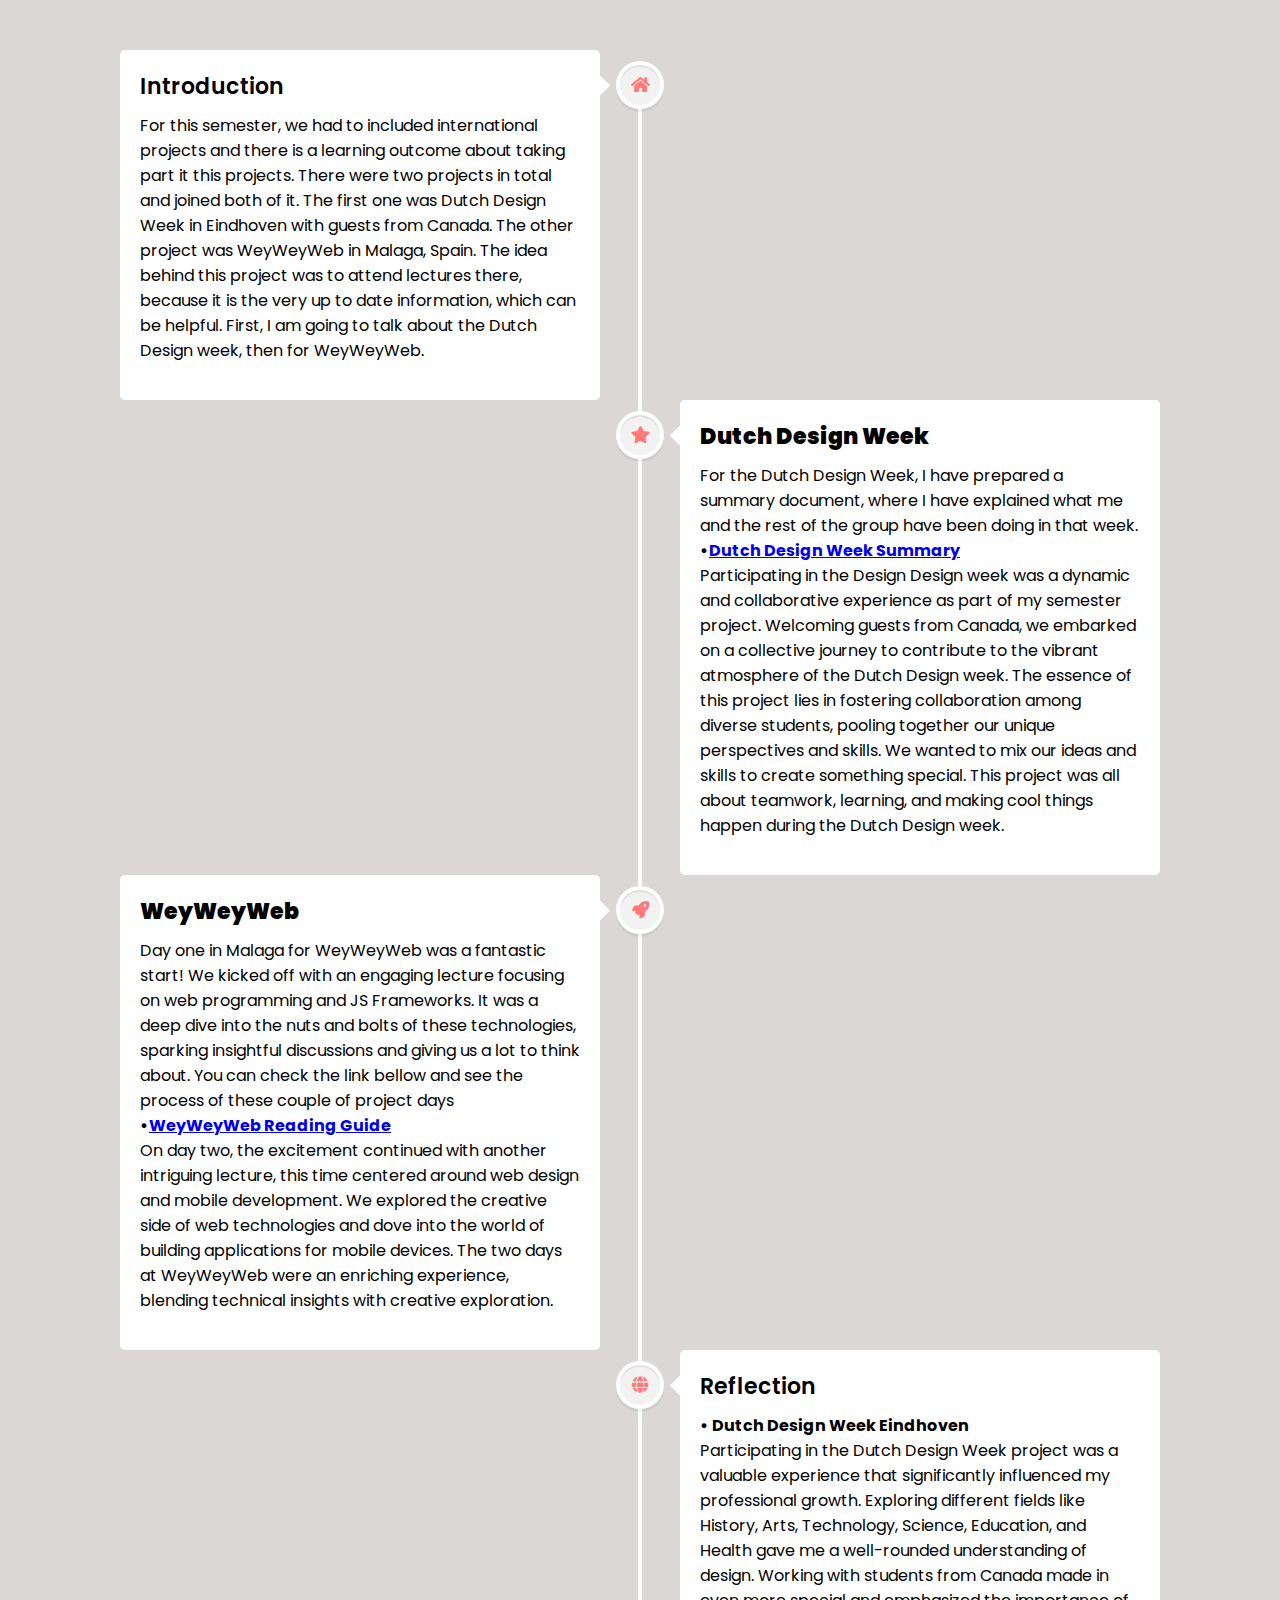
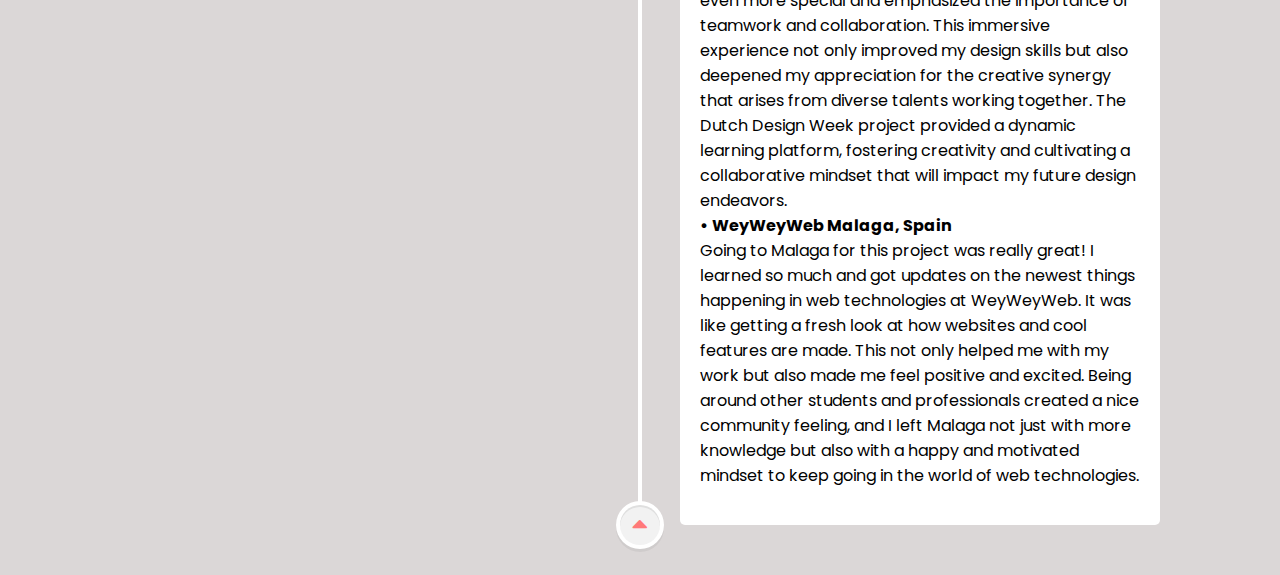
<file: international-projects.html>
<!DOCTYPE html>
<html lang="en">
<head>
    <meta charset="UTF-8">
    <title>Responsive Timeline Design | CodingNepal</title>
    <meta name="viewport" content="width=device-width, initial-scale=1.0">
    <link rel="stylesheet" href="./css/international-projects.css">
    <link rel="stylesheet" href="https://cdnjs.cloudflare.com/ajax/libs/font-awesome/5.15.3/css/all.min.css"/>
</head>
<body>
  <div class="wrapper">
    <div class="center-line">
      <a href="#" class="scroll-icon"><i class="fas fa-caret-up"></i></a>
    </div>
    <div class="row row-1">
      <section>
        <i class="icon fas fa-home"></i>
        <div class="details">
          <span class="title">Introduction</span>
        </div>
        <p> For this semester, we had to included international projects and there is a learning outcome about taking part it this
          projects. There were two projects in total and joined both of it. The first one was Dutch Design Week in Eindhoven with 
          guests from Canada. The other project was WeyWeyWeb in Malaga, Spain. The idea behind this project was to attend lectures
          there, because it is the very up to date information, which can be helpful. First, I am going to talk about the Dutch 
          Design week, then for WeyWeyWeb.
        </p>
      </section>
    </div>
    <div class="row row-2">
      <section>
        <i class="icon fas fa-star"></i>
        <div class="details">
          <span class="title"><b>Dutch Design Week </b> </span>
        </div>
        <p>
          For the Dutch Design Week, I have prepared a summary document, where I have explained what me and the rest of the group have been
          doing in that week. <br>
          <b>	•<a href="../Portfolio/assets/International-project/DDW summary.pdf" target="_blank">Dutch Design Week Summary</a></b> <br>
          Participating in the Design Design week was a dynamic and collaborative experience as part of my semester project. 
          Welcoming guests from Canada, we embarked on a collective journey to contribute to the vibrant atmosphere of 
          the Dutch Design week. The essence of this project lies in fostering collaboration among diverse students, 
          pooling together our unique perspectives and skills. We wanted to mix our ideas and skills to create something special. 
          This project was all about teamwork, learning, and making cool things happen during the Dutch Design week. 
        </p>
      </section>
    </div>
    <div class="row row-1">
      <section>
        <i class="icon fas fa-rocket"></i>
        <div class="details">
          <span class="title"><b>WeyWeyWeb</b>
          </span> 
        </div>
        <p>
          Day one in Malaga for WeyWeyWeb was a fantastic start! We kicked off with an engaging lecture focusing on web programming
          and JS Frameworks. It was a deep dive into the nuts and bolts of these technologies, sparking insightful discussions and
          giving us a lot to think about. You can check the link bellow and see the process of these couple of project days <br>
          <b>	•<a href="../Portfolio/assets/International-project/Reading Guide Intern Projects.pdf" target="_blank">WeyWeyWeb Reading Guide</a></b> <br>
          On day two, the excitement continued with another intriguing lecture, this time centered around web design and 
          mobile development. We explored the creative side of web technologies and dove into the world of building applications
          for mobile devices. The two days at WeyWeyWeb were an enriching experience, blending technical insights with creative
          exploration.
        </p>
      </section>
    </div>
    <div class="row row-2">
      <section>
        <i class="icon fas fa-globe"></i>
        <div class="details">
          <span class="title">Reflection</span>
        </div>
        <p><b>• Dutch Design Week Eindhoven</b> <br>
          Participating in the Dutch Design Week project was a valuable experience that significantly influenced my professional
          growth. Exploring different fields like History, Arts, Technology, Science, Education, and Health gave me a well-rounded
          understanding of design. Working with students from Canada made in even more special and emphasized the importance of
          teamwork and collaboration. This immersive experience not only improved my design skills but also deepened my 
          appreciation for the creative synergy that arises from diverse talents working together. The Dutch Design Week project
          provided a dynamic learning platform, fostering creativity and cultivating a collaborative mindset that will impact my
          future design endeavors. <br>

          <b>• WeyWeyWeb Malaga, Spain</b> <br>
          Going to Malaga for this project was really great! I learned so much and got updates on the newest things happening in 
          web technologies at WeyWeyWeb. It was like getting a fresh look at how websites and cool features are made. This not only
          helped me with my work but also made me feel positive and excited. Being around other students and professionals created
          a nice community feeling, and I left Malaga not just with more knowledge but also with a happy and motivated mindset to
          keep going in the world of web technologies.
         </p>
      </section>
    </div>
  </div>

</body>
</html>
</file>
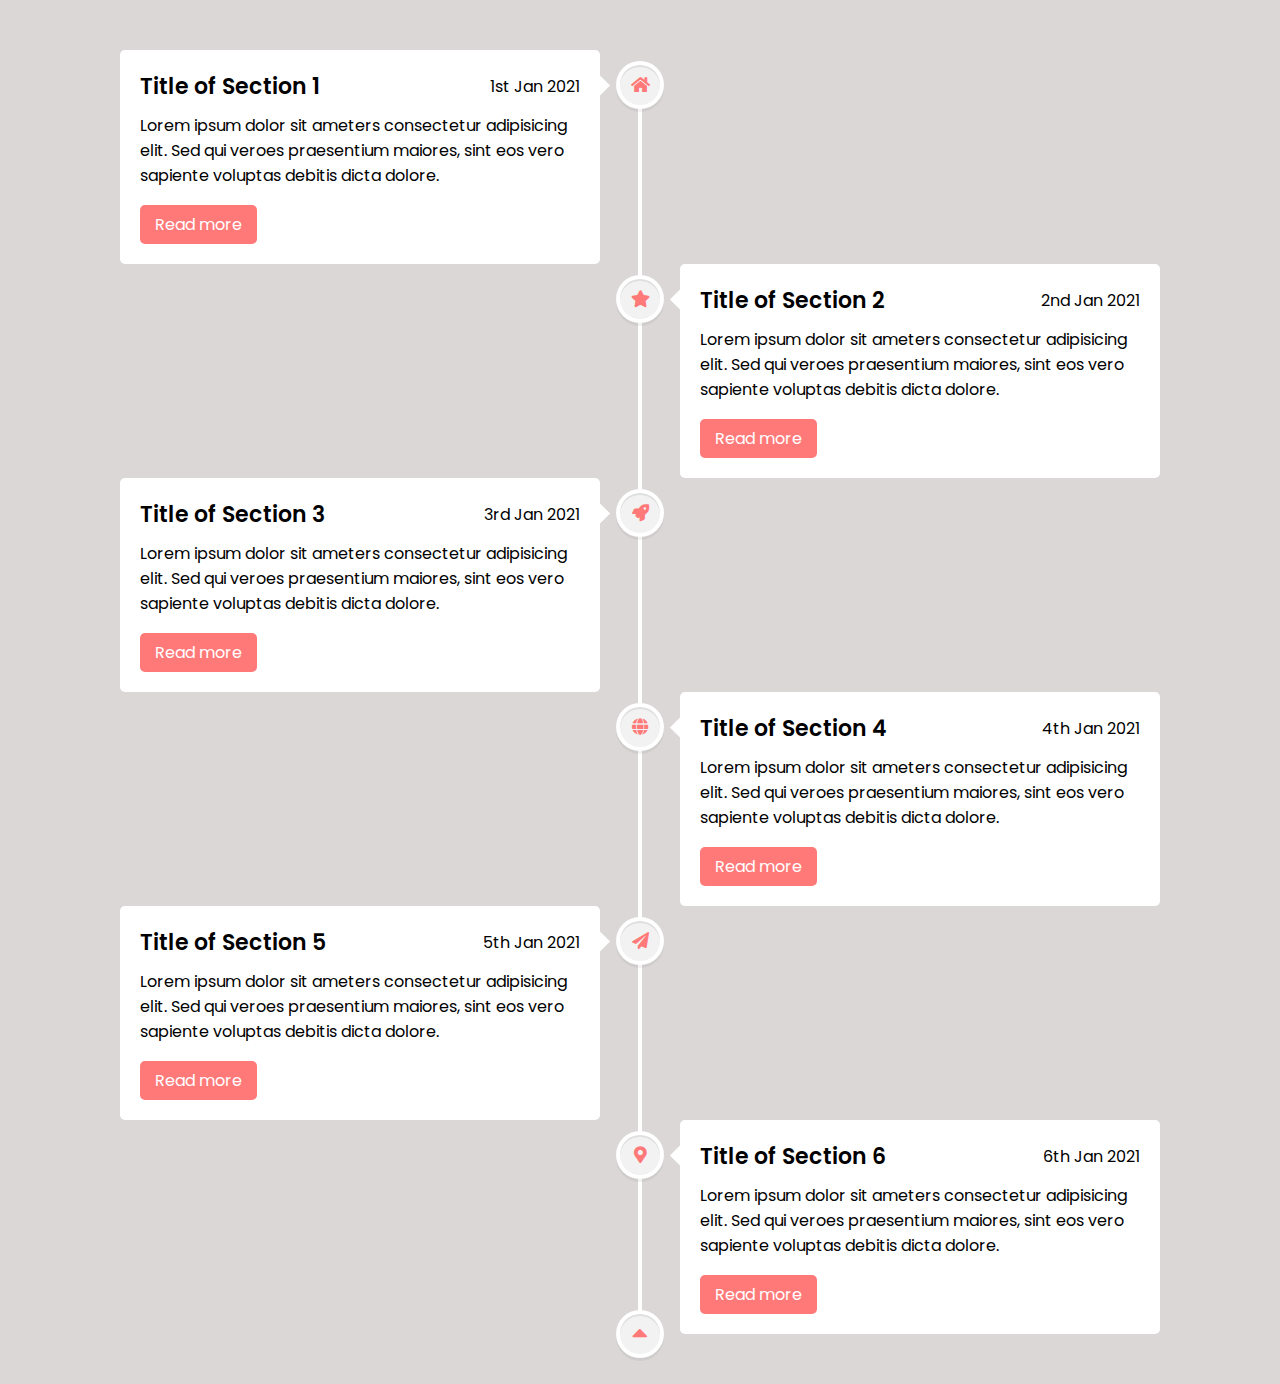
<file: ResearchOutOfSpace.html>
<!DOCTYPE html>
<html lang="en">
<head>
    <meta charset="UTF-8">
    <title>Responsive Timeline Design | CodingNepal</title>
    <meta name="viewport" content="width=device-width, initial-scale=1.0">
    <link rel="stylesheet" href="./css/research-out-of-space.css">
    <link rel="stylesheet" href="https://cdnjs.cloudflare.com/ajax/libs/font-awesome/5.15.3/css/all.min.css"/>
</head>
<body>
  <div class="wrapper">
    <div class="center-line">
      <a href="#" class="scroll-icon"><i class="fas fa-caret-up"></i></a>
    </div>
    <div class="row row-1">
      <section>
        <i class="icon fas fa-home"></i>
        <div class="details">
          <span class="title">Title of Section 1</span>
          <span>1st Jan 2021</span>
        </div>
        <p>Lorem ipsum dolor sit ameters consectetur adipisicing elit. Sed qui veroes praesentium maiores, sint eos vero sapiente voluptas debitis dicta dolore.</p>
        <div class="bottom">
          <a href="#">Read more</a>
        </div>
      </section>
    </div>
    <div class="row row-2">
      <section>
        <i class="icon fas fa-star"></i>
        <div class="details">
          <span class="title">Title of Section 2</span>
          <span>2nd Jan 2021</span>
        </div>
        <p>Lorem ipsum dolor sit ameters consectetur adipisicing elit. Sed qui veroes praesentium maiores, sint eos vero sapiente voluptas debitis dicta dolore.</p>
        <div class="bottom">
          <a href="#">Read more</a>
        </div>
      </section>
    </div>
    <div class="row row-1">
      <section>
        <i class="icon fas fa-rocket"></i>
        <div class="details">
          <span class="title">Title of Section 3</span>
          <span>3rd Jan 2021</span>
        </div>
        <p>Lorem ipsum dolor sit ameters consectetur adipisicing elit. Sed qui veroes praesentium maiores, sint eos vero sapiente voluptas debitis dicta dolore.</p>
        <div class="bottom">
          <a href="#">Read more</a>
        </div>
      </section>
    </div>
    <div class="row row-2">
      <section>
        <i class="icon fas fa-globe"></i>
        <div class="details">
          <span class="title">Title of Section 4</span>
          <span>4th Jan 2021</span>
        </div>
        <p>Lorem ipsum dolor sit ameters consectetur adipisicing elit. Sed qui veroes praesentium maiores, sint eos vero sapiente voluptas debitis dicta dolore.</p>
        <div class="bottom">
          <a href="#">Read more</a>
        </div>
      </section>
    </div>
    <div class="row row-1">
      <section>
        <i class="icon fas fa-paper-plane"></i>
        <div class="details">
          <span class="title">Title of Section 5</span>
          <span>5th Jan 2021</span>
        </div>
        <p>Lorem ipsum dolor sit ameters consectetur adipisicing elit. Sed qui veroes praesentium maiores, sint eos vero sapiente voluptas debitis dicta dolore.</p>
        <div class="bottom">
          <a href="#">Read more</a>
        </div>
      </section>
    </div>
    <div class="row row-2">
      <section>
        <i class="icon fas fa-map-marker-alt"></i>
        <div class="details">
          <span class="title">Title of Section 6</span>
          <span>6th Jan 2021</span>
        </div>
        <p>Lorem ipsum dolor sit ameters consectetur adipisicing elit. Sed qui veroes praesentium maiores, sint eos vero sapiente voluptas debitis dicta dolore.</p>
        <div class="bottom">
          <a href="#">Read more</a>
        </div>
      </section>
    </div>
  </div>

</body>
</html>
</file>
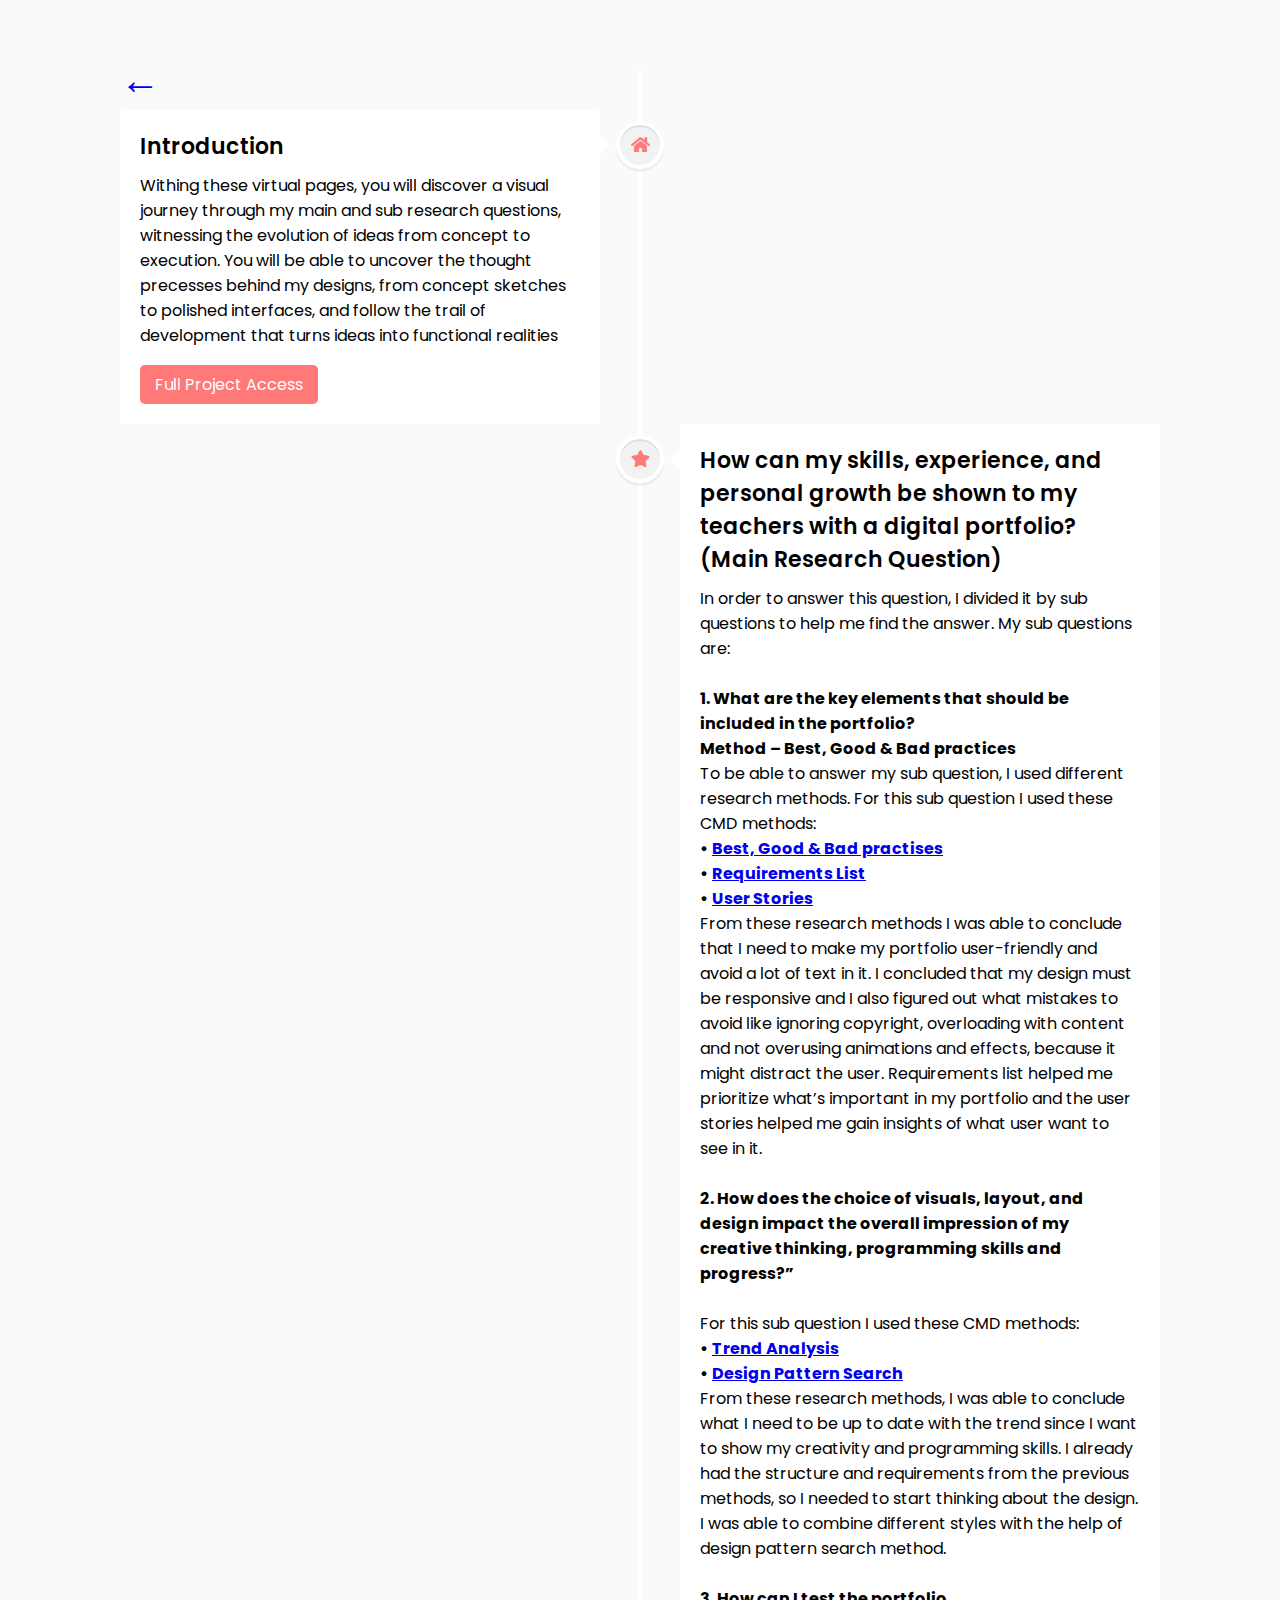
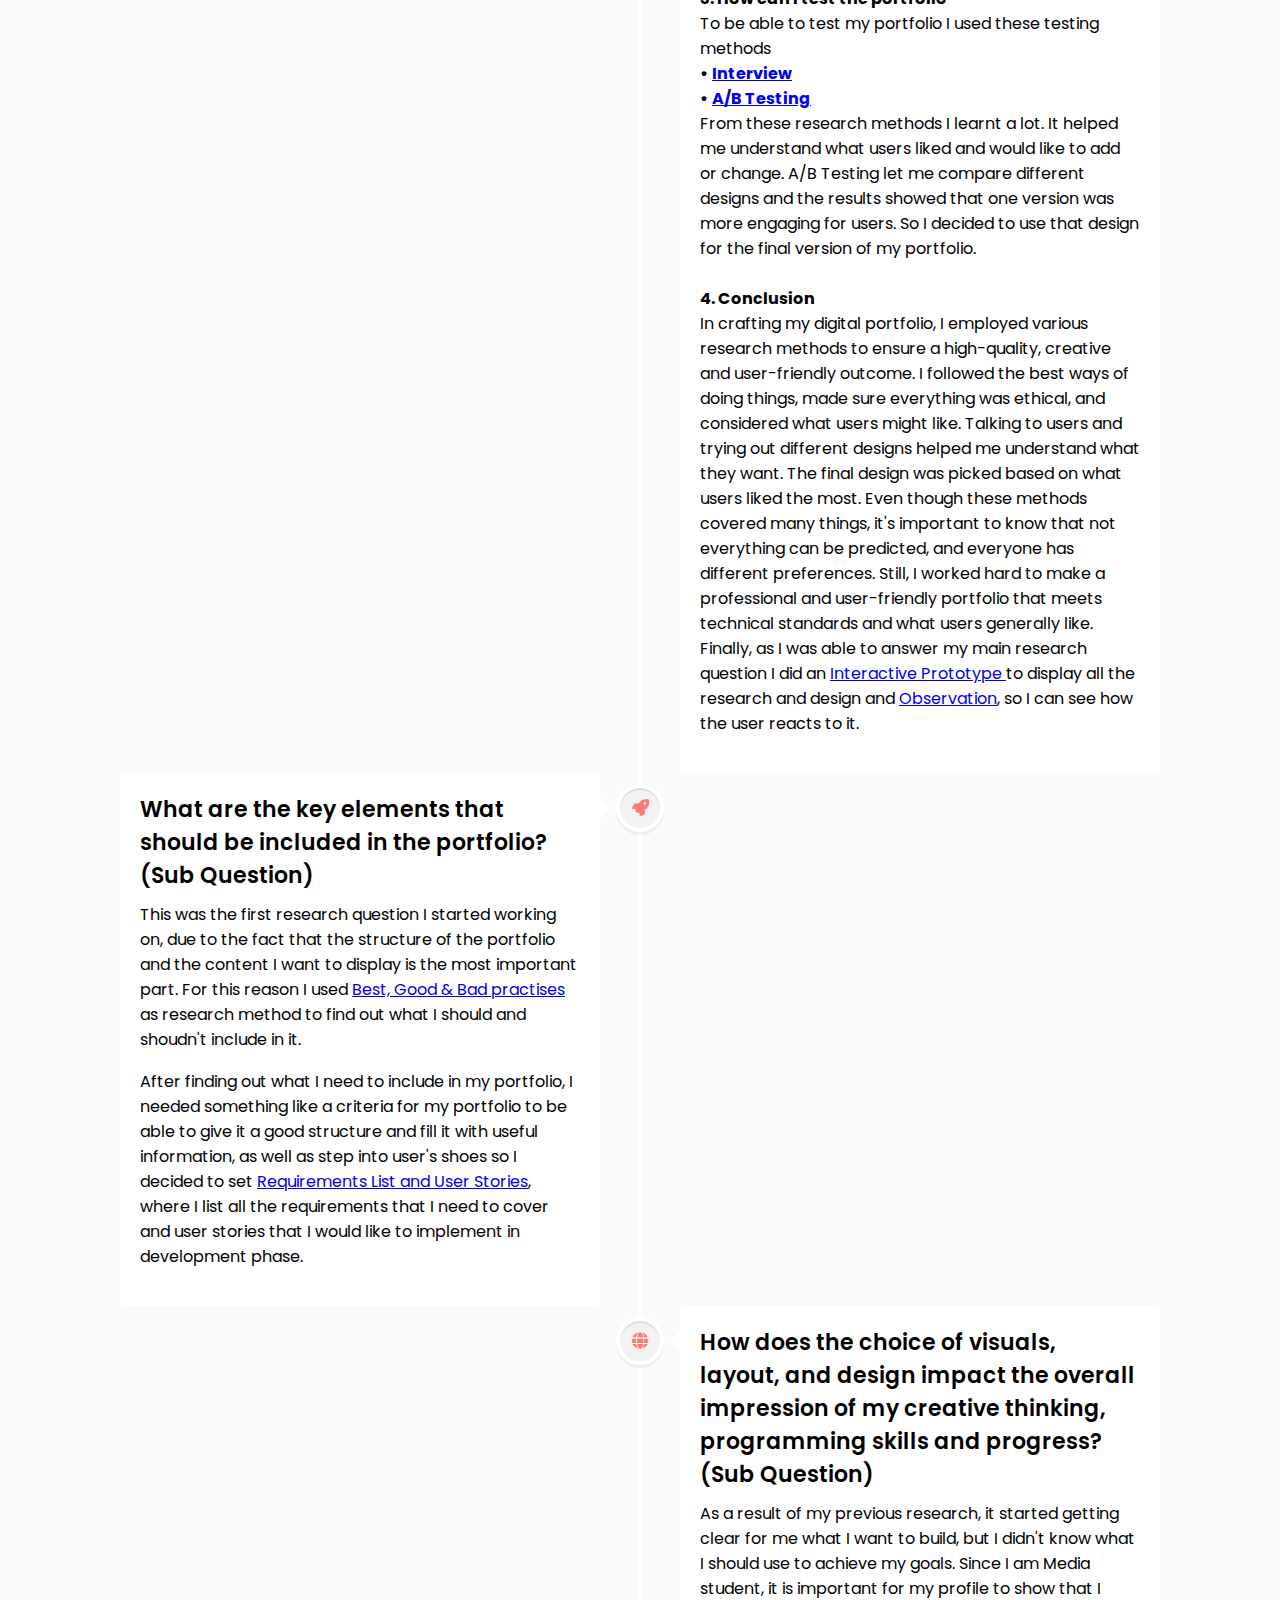
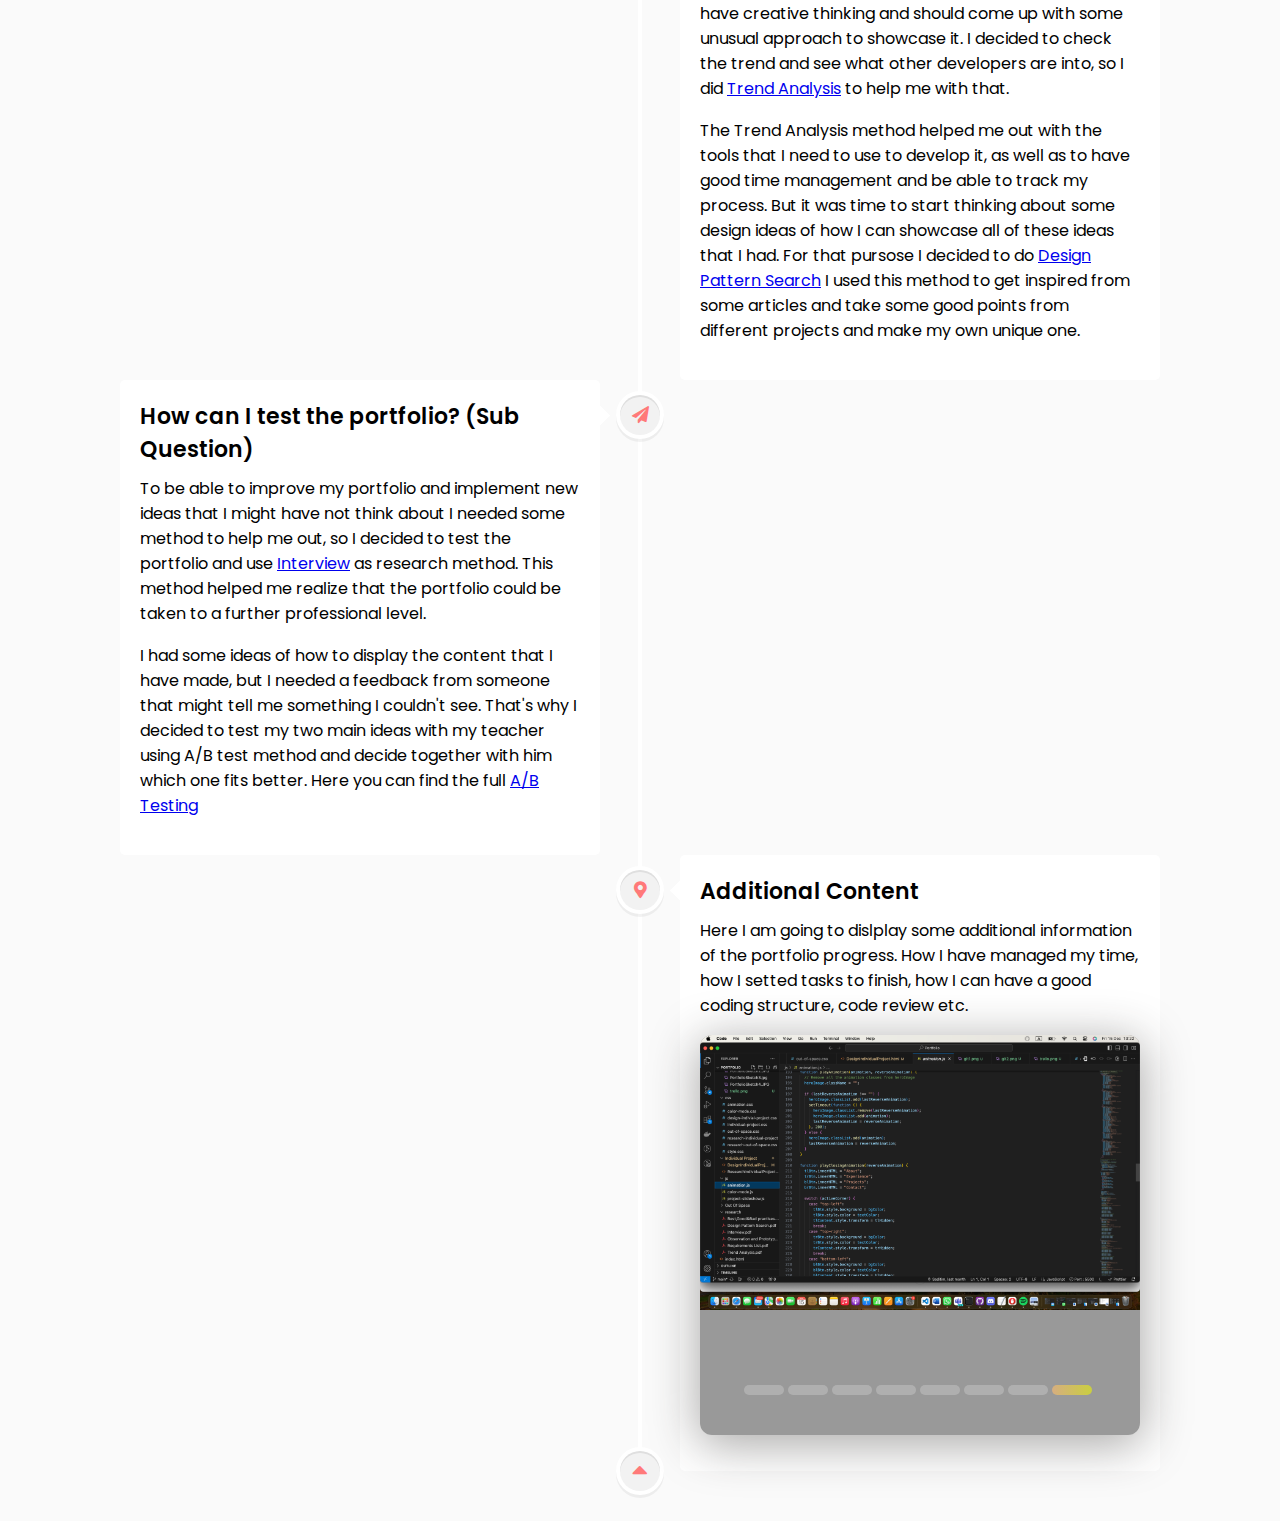
<file: Individual Project/DesignIndividualProject.html>
<!DOCTYPE html>
<html lang="en">
<head>
    <meta charset="UTF-8">
    <title>Responsive Timeline Design | CodingNepal</title>
    <meta name="viewport" content="width=device-width, initial-scale=1.0">
    <link rel="stylesheet" href="../css/design-indivial-project.css">
    <link rel="stylesheet" href="https://cdnjs.cloudflare.com/ajax/libs/font-awesome/5.15.3/css/all.min.css"/>
    <link rel="stylesheet" href="https://cdnjs.cloudflare.com/ajax/libs/font-awesome/4.7.0/css/font-awesome.min.css">
</head>
<body>
  <div class="wrapper">
        <a href="../index.html"><span class="arrow-back">&#8592;</span></a>
    <div class="center-line">
      <a href="#" class="scroll-icon"><i class="fas fa-caret-up"></i></a>
    </div>
    <div class="row row-1">
      <section>
        <i class="icon fas fa-home"></i>
        <div class="details">
          <span class="title">Introduction</span>
        </div>
        <p>Withing these virtual pages, you will discover a visual journey through my main and sub research questions, witnessing the evolution of ideas from concept to execution.
            You will be able to uncover the thought precesses behind my designs, from concept sketches to polished interfaces, and follow the 
            trail of development that turns ideas into functional realities
        </p>
        <div class="bottom">
          <a href="https://github.com/Saditim21/Portfolio" target="_blank">Full Project Access</a>
        </div>
      </section>
    </div>
    <div class="row row-2">
      <section>
        <i class="icon fas fa-star"></i>
        <div class="details">
          <span class="title">How can my skills, experience, and personal growth be shown to my teachers with a digital portfolio? 
            (Main Research Question)</span>
        </div>
        <p>
            In order to answer this question, I divided it by sub questions to help me find the answer. My sub questions are: <br> <br>
            
<b>1.	What are the key elements that should be included in the portfolio? <br>
Method – Best, Good & Bad practices <br> </b>

To be able to answer my sub question, I used different research methods. For this sub question I used these CMD methods: <br>
<b>•	<a href="../research/Best,Good&Bad practises.pdf" target="_blank">Best, Good & Bad practises</a></b> <br>
<b>•	<a href="../research/Requirements List.pdf" target="_blank">Requirements List </a></b> <br>
<b>•	<a href="../research/Requirements List.pdf" target="_blank">User Stories</a></b> <br>

From these research methods I was able to  conclude that I need to make my portfolio user-friendly and avoid a lot of text in it. 
I concluded that my design must be responsive and I also figured out what mistakes to avoid like ignoring copyright, overloading with content and
not overusing animations and effects, because it might distract the user. 
Requirements list helped me prioritize what’s important in my portfolio and the user stories helped me gain insights of what user want to see in it. <br> <br>

<b>2. How does the choice of visuals, layout, and design impact the overall impression of my creative thinking, programming skills and progress?” </b> <br> <br>
For this sub question I used these CMD methods: <br>
<b>•	<a href="../research/Trend Analysis.pdf" target="_blank">Trend Analysis</a> </b> <br>
<b>•	<a href="../research/Design Pattern Search.pdf" target="_blank">Design Pattern Search</a></b> <br>
From these research methods, I was able to conclude what I need to be up to date with the trend since 
I want to show my creativity and programming skills. I already had the structure and requirements from the previous methods, 
so I needed to start thinking about the design. I was able to combine different styles with the help of design pattern search method. <br> <br>

<b>3. How can I test the portfolio</b> <br>
To be able to test my portfolio I used these testing methods <br>
<b>•	<a href="../research/Interview.pdf" target="_blank">Interview</a> </b> <br>
<b>•	<a href="../research/AB Testing.pdf" target="_blank">A/B Testing</a> </b> <br>
From these research methods I learnt a lot. It helped me understand what users liked and would like to add or change. 
A/B Testing let me compare different designs and the results showed that one version was more engaging for users. 
So I decided to use that design for the final version of my portfolio. <br> <br>

<b>4. Conclusion</b> <br>
In crafting my digital portfolio, I employed various research methods to ensure a high-quality, creative and user-friendly outcome. 
I followed the best ways of doing things, made sure everything was ethical, and considered what users might like. 
Talking to users and trying out different designs helped me understand what they want. The final design was picked based on what 
users liked the most. Even though these methods covered many things, it's important to know that not everything can be predicted, 
and everyone has different preferences. Still, I worked hard to make a professional and user-friendly portfolio that meets technical 
standards and what users generally like. Finally, as I was able to answer my main research question I did an <a href="https://www.figma.com/file/LmR7UjQR41e2Wn4sHLl9KT/Untitled?type=design&node-id=0-1&mode=design&t=shzZdpwLDTBD8YSr-0" target="_blank">Interactive Prototype </a>
to display all the research and design and <a href="../research/Observation and Prototype.pdf" target="_blank">Observation</a>, so I can see how the user reacts to it.


        </p>
        <!-- <div class="bottom">
          <a href="#">Read more</a>
        </div> -->
      </section>
    </div>
    <div class="row row-1">
      <section>
        <i class="icon fas fa-rocket"></i>
        <div class="details">
          <span class="title">What are the key elements that should be included in the portfolio? (Sub Question)</span>
        </div>
        <p>This was the first research question I started working on, due to the fact that the structure of the portfolio and the 
            content I want to display is the most important part. For this reason I used <a href="../research/Best,Good&Bad practises.pdf" target="_blank">Best, Good & Bad practises</a> as research method
            to find out what I should and shoudn't include in it.
        </p>
        <p>
            After finding out what I need to include in my portfolio, I needed something like a criteria for my portfolio to be able
            to give it a good structure and fill it with useful information, as well as step into user's shoes so I decided to set <a href="../research/Requirements List.pdf" target="_blank">Requirements List and User Stories</a>, where I list all
            the requirements that I need to cover and user stories that I would like to implement in development phase.
        </p>
        <!-- <div class="bottom">
          <a href="#">Read more</a>
        </div> -->
      </section>
    </div>
    <div class="row row-2">
      <section>
        <i class="icon fas fa-globe"></i>
        <div class="details">
          <span class="title">How does the choice of visuals, layout, and design impact the overall impression of my
            creative thinking, programming skills and progress? (Sub Question)</span>
        </div>
        <p>
            As a result of my previous research, it started getting clear for me what I want to build, but I didn't know what I should
            use to achieve my goals. Since I am Media student, it is important for my profile to show that I have creative thinking and
            should come up with some unusual approach to showcase it. I decided to check the trend and see what other developers are into, so
            I did <a href="../research/Trend Analysis.pdf" target="_blank">Trend Analysis</a> to help me with that. 
        </p>
        <p>
            The Trend Analysis method helped me out with the tools that I need to use to develop it, as well as to have good time management
            and be able to track my process. But it was time to start thinking about some design ideas of how I can showcase all of these
            ideas that I had. For that pursose I decided to do <a href="../research/Design Pattern Search.pdf" target="_blank">Design Pattern Search</a>
            I used this method to get inspired from some articles and take some good points from different projects and make my own unique one.
        </p>
        <!-- <div class="bottom">
          <a href="#">Read more</a>
        </div> -->
      </section>
    </div>
    <div class="row row-1">
      <section>
        <i class="icon fas fa-paper-plane"></i>
        <div class="details">
          <span class="title">How can I test the portfolio? (Sub Question)</span>
        </div>
        <p>
            To be able to improve my portfolio and implement new ideas that I might have not think about I needed some method to help 
            me out, so I decided to test the portfolio and use <a href="../research/Interview.pdf" target="_blank">Interview</a>
            as research method. This method helped me realize that the portfolio could be taken to a further professional level.
        </p>
        <p>
            I had some ideas of how to display the content that I have made, but I needed a feedback from someone that might tell me 
            something I couldn't see. That's why I decided to test my two main ideas with my teacher using A/B test method and decide together with him which
            one fits better. Here you can find the full <a href="../research/AB Testing.pdf" target="_blank">A/B Testing</a>
        </p>
        <!-- <div class="bottom">
          <a href="#">Read more</a>
        </div> -->
      </section>
    </div>
    <div class="row row-2">
      <section>
        <i class="icon fas fa-map-marker-alt"></i>
        <div class="details">
          <span class="title">Additional Content</span>
        </div>
        <p>Here I am going to dislplay some additional information of the portfolio progress. How I have managed my time, how I setted
            tasks to finish, how I can have a good coding structure, code review etc. 
        </p>
        <!-- Sketches cards starts here -->
<div class="c">

    <input type="radio" name="a" id="cr-1" checked>
    <label for="cr-1" style="--hue: 32"></label>
    <div class="ci" style="--z: 4">
      <img class="portfolio-sketch-1" src="../assets/portfolio-sketches/PortfolioSketch1.JPG" alt="">
    </div>
  
    <input type="radio" name="a" id="cr-2">
    <label for="cr-2" style="--hue: 82"></label>
    <div class="ci" style="--z: 3">
      <img class="portfolio-sketch-2" src="../assets/portfolio-sketches/PortfolioSketch2.JPG" alt="">
    </div>
  
    <input type="radio" name="a" id="cr-3">
    <label for="cr-3" style="--hue: 40"></label>
    <div class="ci" style="--z: 2">
      <img class="portfolio-sketch-3" src="../assets/portfolio-sketches/PortfolioSketch3.jpg" alt="">
    </div>
  
    <input type="radio" name="a" id="cr-4">
    <label for="cr-4" style="--hue: 210"></label>
    <div class="ci" style="--z: 1">
      <img class="portfolio-sketch-4" src="../assets/portfolio-sketches/PortfolioSketch4.JPG" alt="">
    </div>

    <input type="radio" name="a" id="cr-5" checked>
    <label for="cr-5" style="--hue: 32"></label>
    <div class="ci" style="--z: 4">
      <img class="portfolio-sketch-1" src="../assets/portfolio-sketches/git1.png" alt="">
    </div>
    
    <input type="radio" name="a" id="cr-6" checked>
    <label for="cr-6" style="--hue: 32"></label>
    <div class="ci" style="--z: 4">
      <img class="portfolio-sketch-1" src="../assets/portfolio-sketches/git2.png" alt="">
    </div>

    <input type="radio" name="a" id="cr-7" checked>
    <label for="cr-7" style="--hue: 32"></label>
    <div class="ci" style="--z: 4">
      <img class="portfolio-sketch-1" src="../assets/portfolio-sketches/trello.png" alt="">
    </div>

    <input type="radio" name="a" id="cr-8" checked>
    <label for="cr-8" style="--hue: 32"></label>
    <div class="ci" style="--z: 4">
      <img class="portfolio-sketch-1" src="../assets/portfolio-sketches/code review.png" alt="">
    </div>
  
  </div>
  <!-- Sketches cards end -->
        <!-- <div class="bottom">
          <a href="#">Read more</a>
        </div> -->
      </section>
    </div>
  </div>
</body>
</html>
</file>
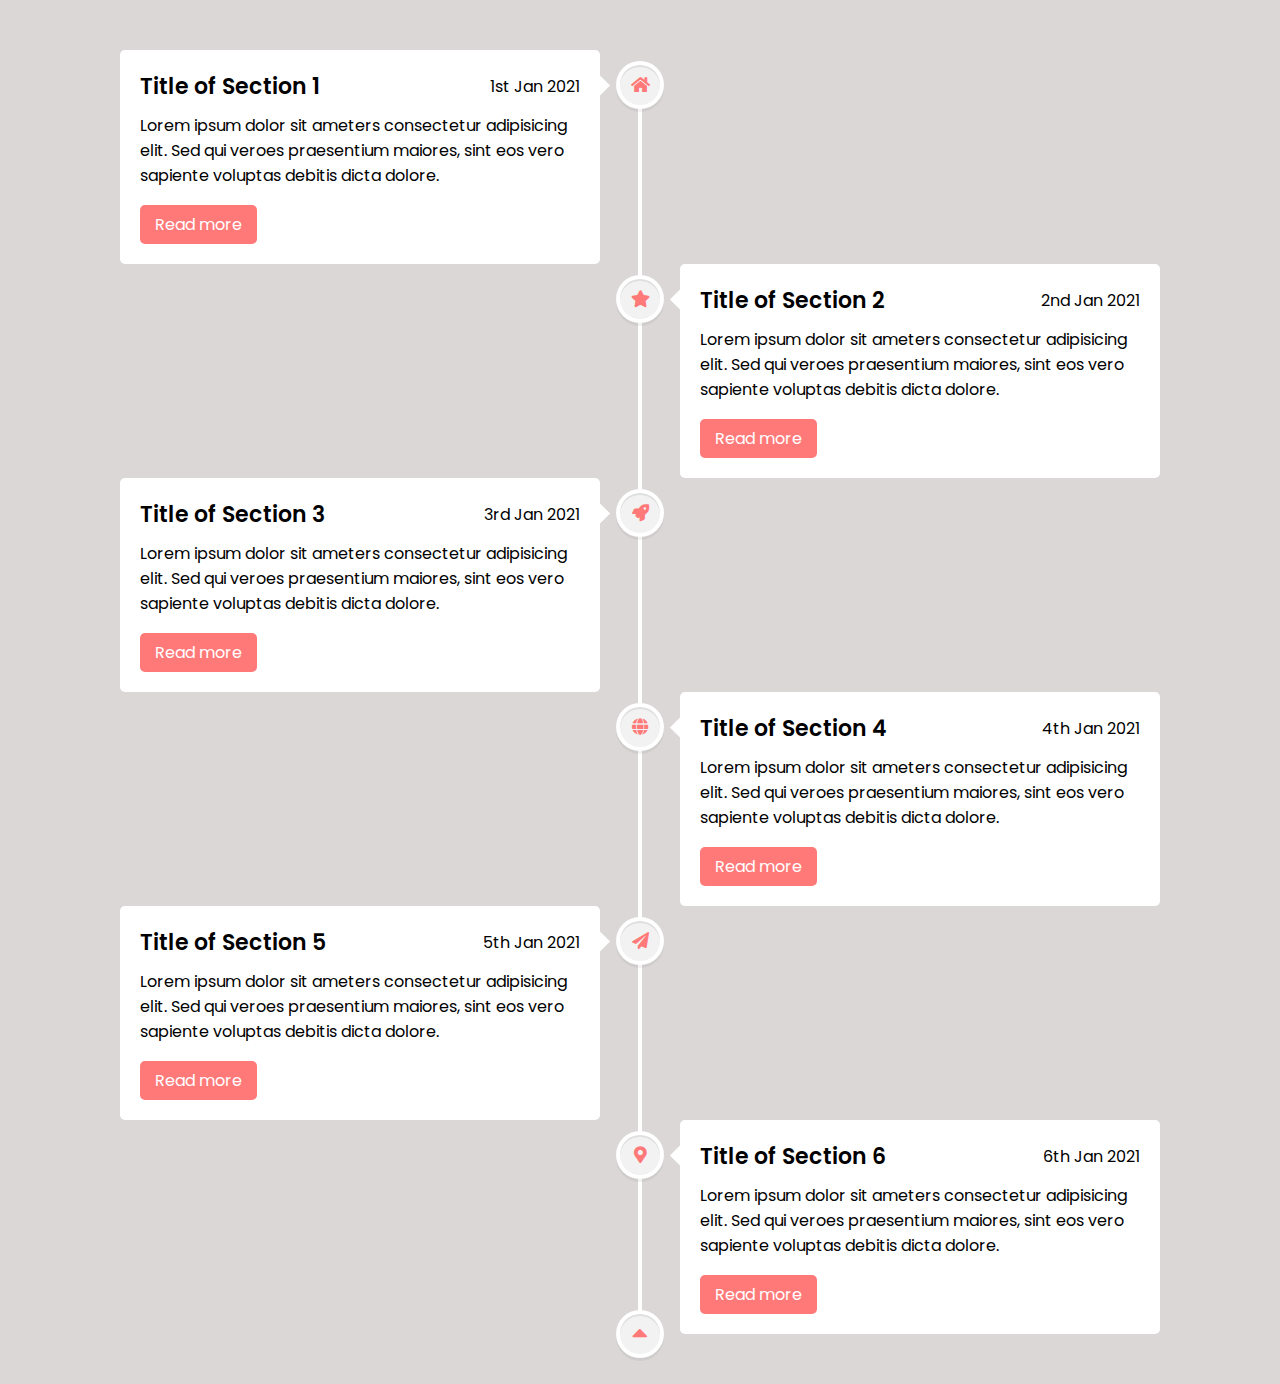
<file: Individual Project/ResearchIndividualProject.html>
<!DOCTYPE html>
<html lang="en">
<head>
    <meta charset="UTF-8">
    <title>Responsive Timeline Design | CodingNepal</title>
    <meta name="viewport" content="width=device-width, initial-scale=1.0">
    <link rel="stylesheet" href="../css/research-out-of-space.css">
    <link rel="stylesheet" href="https://cdnjs.cloudflare.com/ajax/libs/font-awesome/5.15.3/css/all.min.css"/>
</head>
<body>
  <div class="wrapper">
    <div class="center-line">
      <a href="#" class="scroll-icon"><i class="fas fa-caret-up"></i></a>
    </div>
    <div class="row row-1">
      <section>
        <i class="icon fas fa-home"></i>
        <div class="details">
          <span class="title">Title of Section 1</span>
          <span>1st Jan 2021</span>
        </div>
        <p>Lorem ipsum dolor sit ameters consectetur adipisicing elit. Sed qui veroes praesentium maiores, sint eos vero sapiente voluptas debitis dicta dolore.</p>
        <div class="bottom">
          <a href="#">Read more</a>
        </div>
      </section>
    </div>
    <div class="row row-2">
      <section>
        <i class="icon fas fa-star"></i>
        <div class="details">
          <span class="title">Title of Section 2</span>
          <span>2nd Jan 2021</span>
        </div>
        <p>Lorem ipsum dolor sit ameters consectetur adipisicing elit. Sed qui veroes praesentium maiores, sint eos vero sapiente voluptas debitis dicta dolore.</p>
        <div class="bottom">
          <a href="#">Read more</a>
        </div>
      </section>
    </div>
    <div class="row row-1">
      <section>
        <i class="icon fas fa-rocket"></i>
        <div class="details">
          <span class="title">Title of Section 3</span>
          <span>3rd Jan 2021</span>
        </div>
        <p>Lorem ipsum dolor sit ameters consectetur adipisicing elit. Sed qui veroes praesentium maiores, sint eos vero sapiente voluptas debitis dicta dolore.</p>
        <div class="bottom">
          <a href="#">Read more</a>
        </div>
      </section>
    </div>
    <div class="row row-2">
      <section>
        <i class="icon fas fa-globe"></i>
        <div class="details">
          <span class="title">Title of Section 4</span>
          <span>4th Jan 2021</span>
        </div>
        <p>Lorem ipsum dolor sit ameters consectetur adipisicing elit. Sed qui veroes praesentium maiores, sint eos vero sapiente voluptas debitis dicta dolore.</p>
        <div class="bottom">
          <a href="#">Read more</a>
        </div>
      </section>
    </div>
    <div class="row row-1">
      <section>
        <i class="icon fas fa-paper-plane"></i>
        <div class="details">
          <span class="title">Title of Section 5</span>
          <span>5th Jan 2021</span>
        </div>
        <p>Lorem ipsum dolor sit ameters consectetur adipisicing elit. Sed qui veroes praesentium maiores, sint eos vero sapiente voluptas debitis dicta dolore.</p>
        <div class="bottom">
          <a href="#">Read more</a>
        </div>
      </section>
    </div>
    <div class="row row-2">
      <section>
        <i class="icon fas fa-map-marker-alt"></i>
        <div class="details">
          <span class="title">Title of Section 6</span>
          <span>6th Jan 2021</span>
        </div>
        <p>Lorem ipsum dolor sit ameters consectetur adipisicing elit. Sed qui veroes praesentium maiores, sint eos vero sapiente voluptas debitis dicta dolore.</p>
        <div class="bottom">
          <a href="#">Read more</a>
        </div>
      </section>
    </div>
  </div>

</body>
</html>
</file>
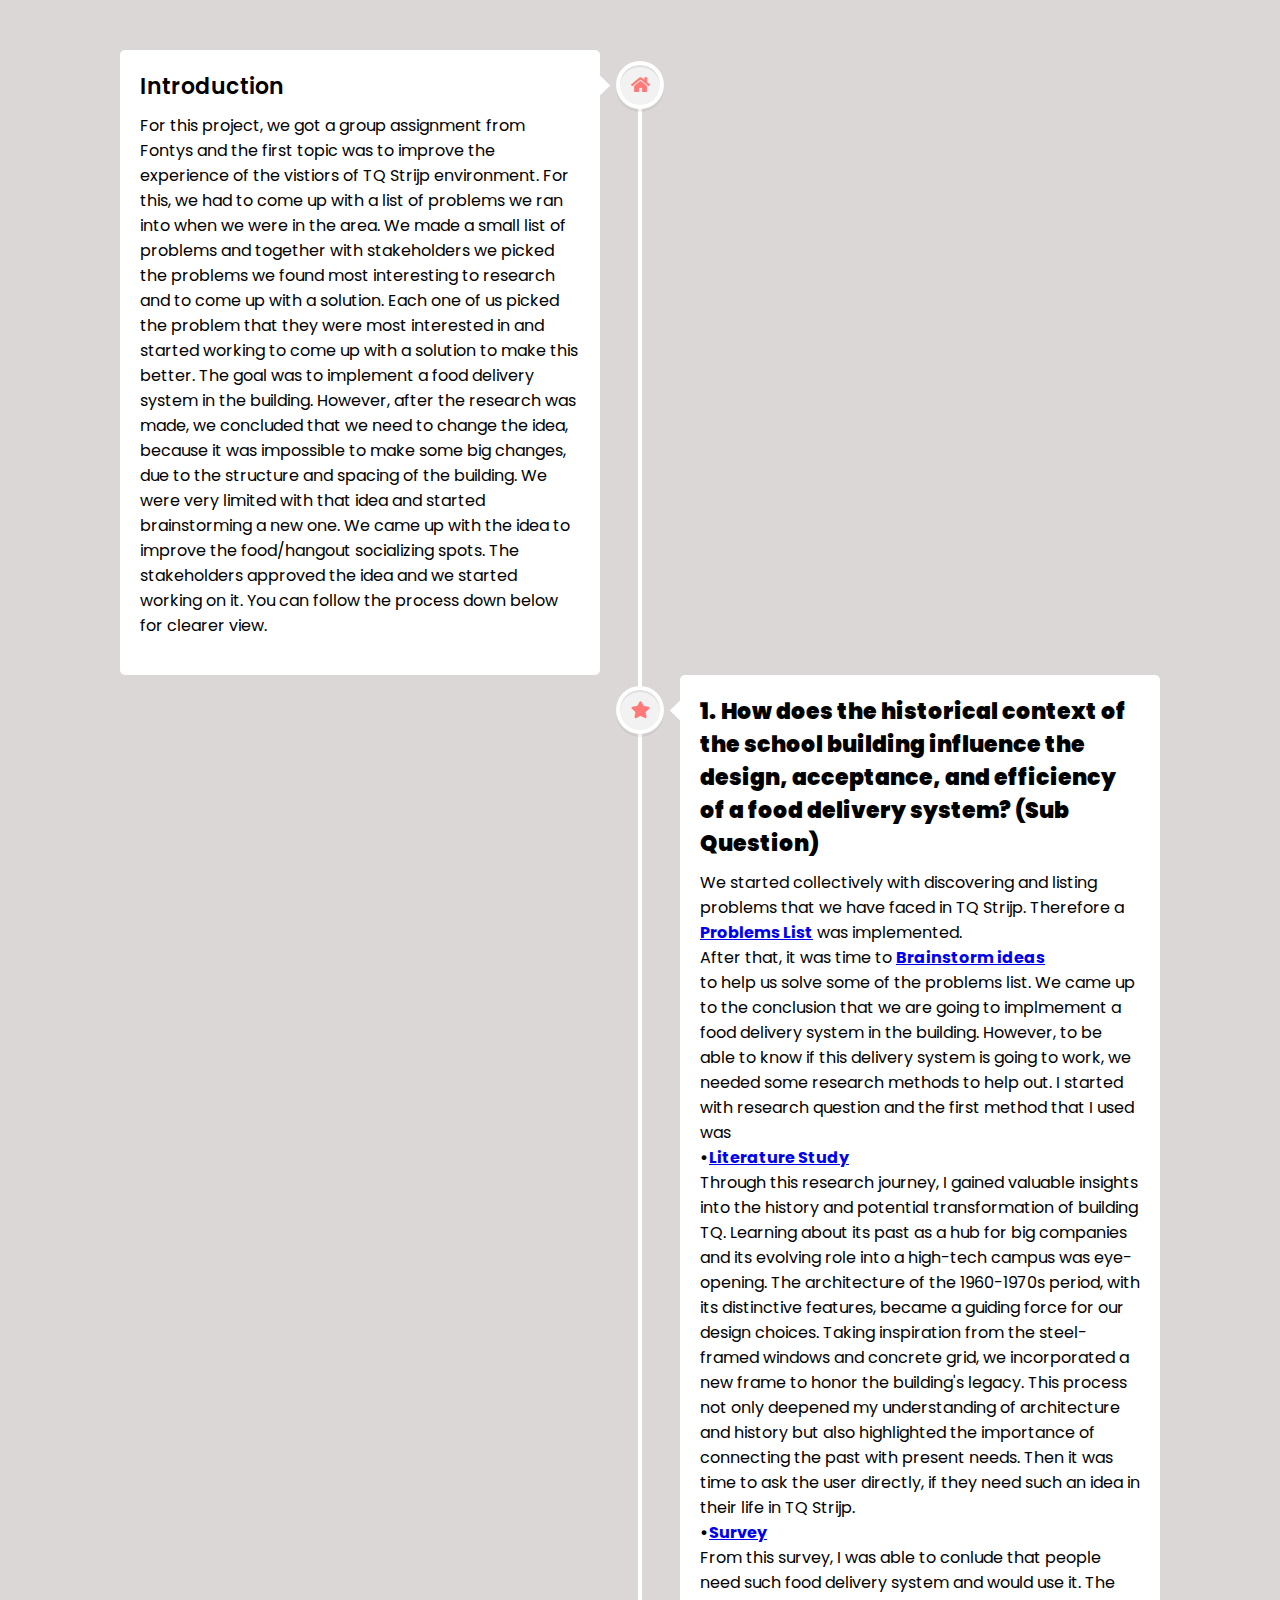
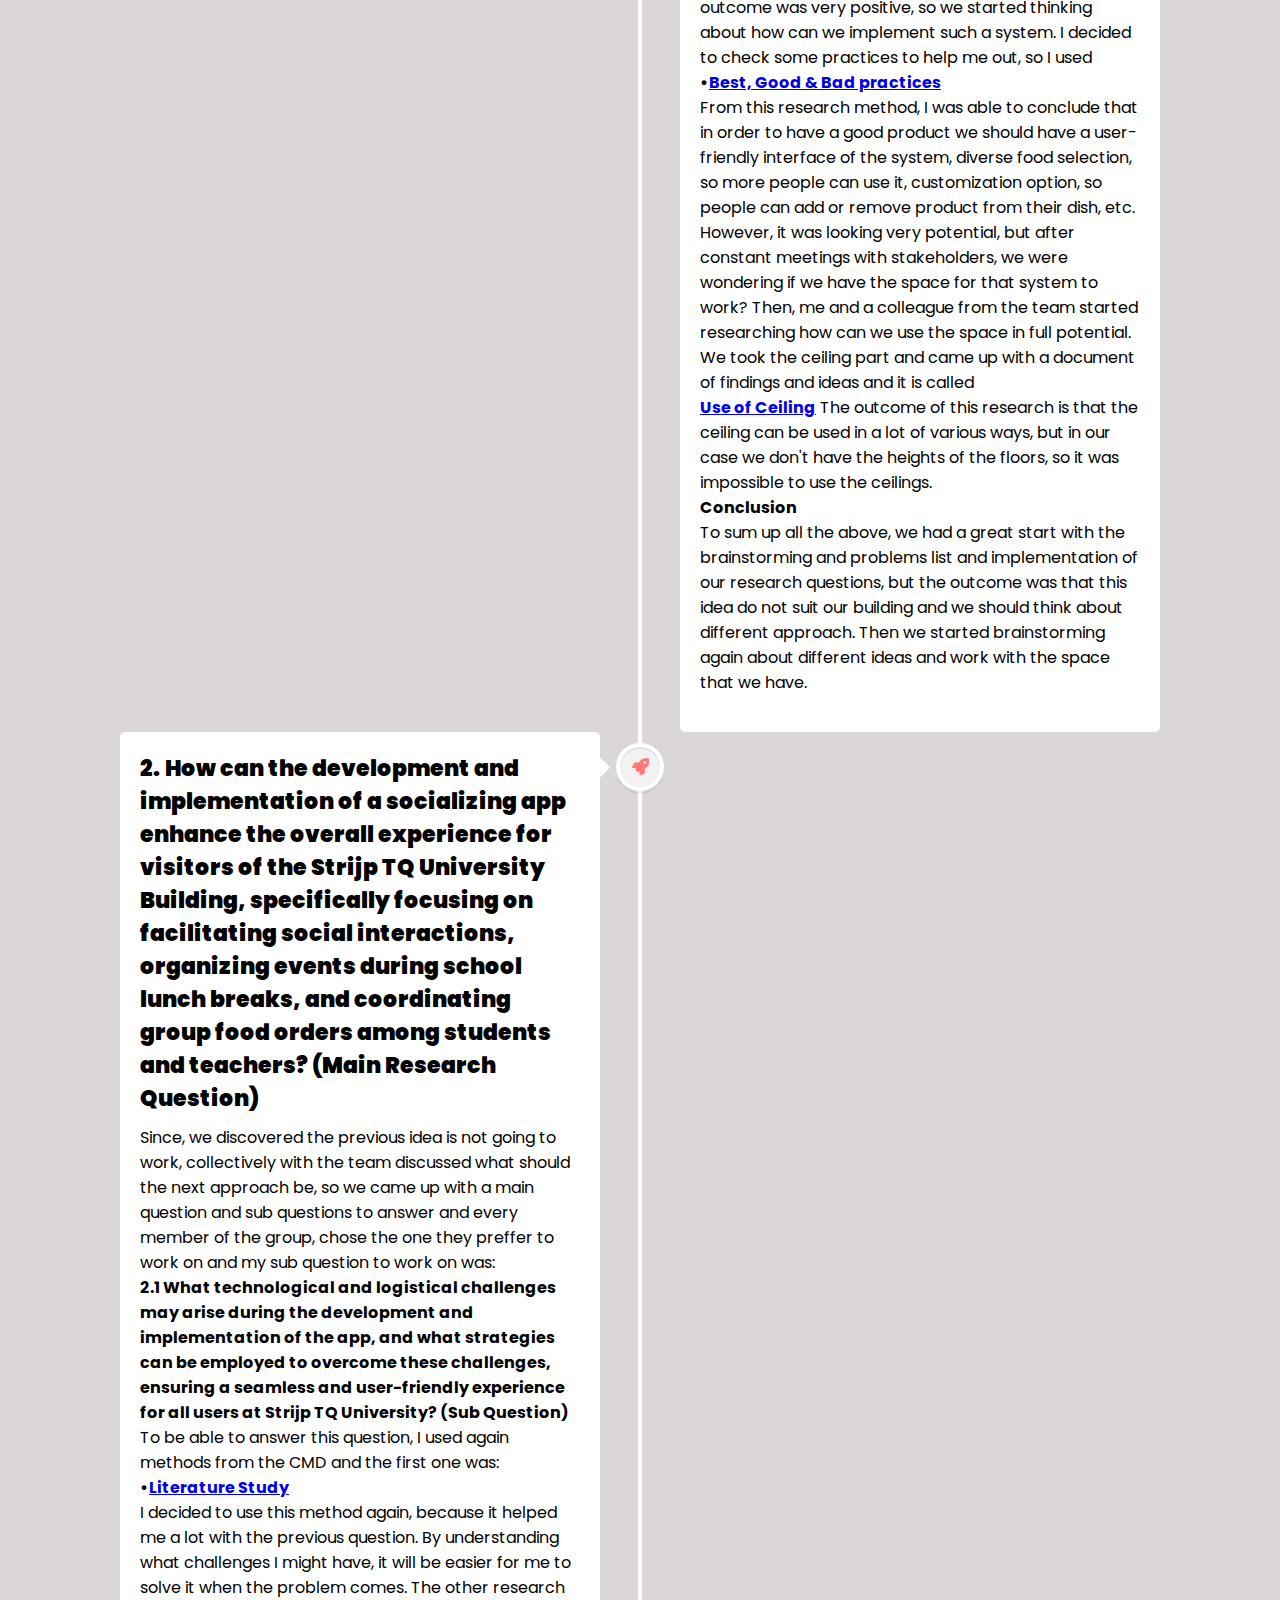
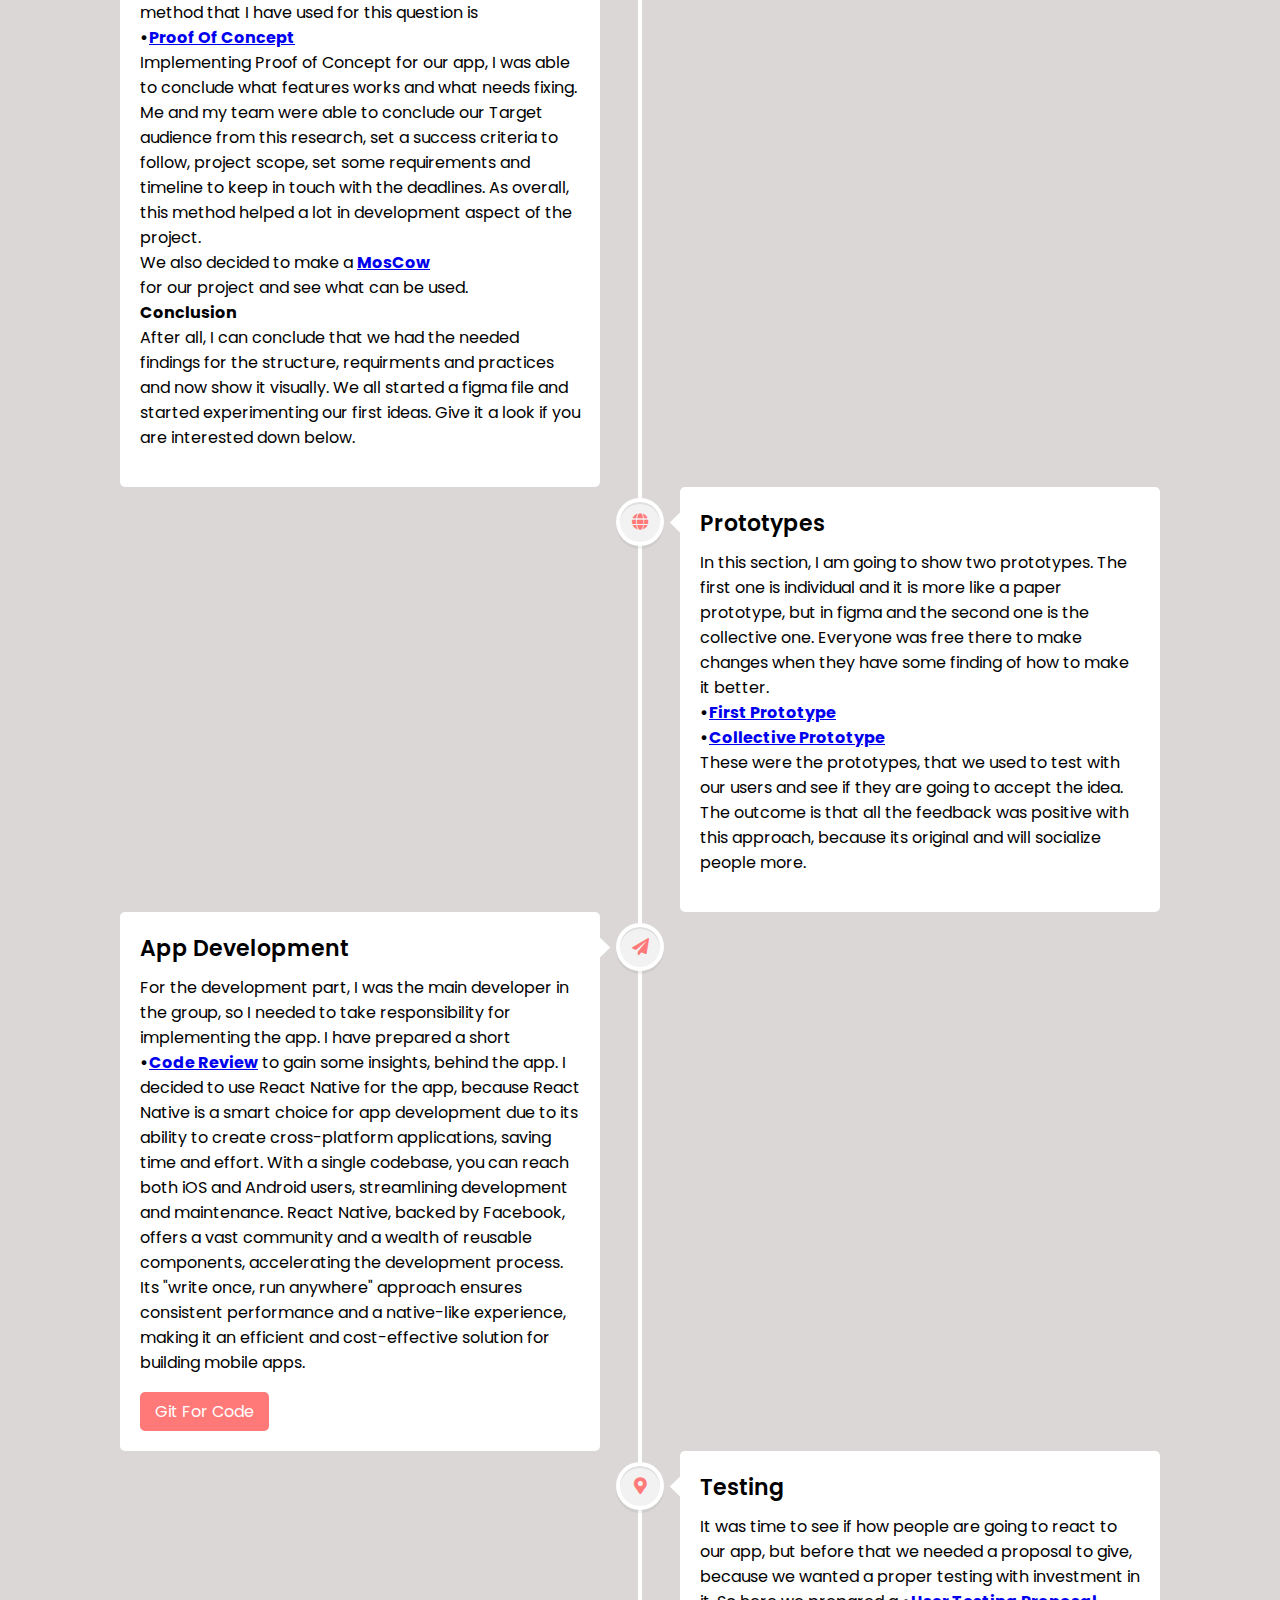
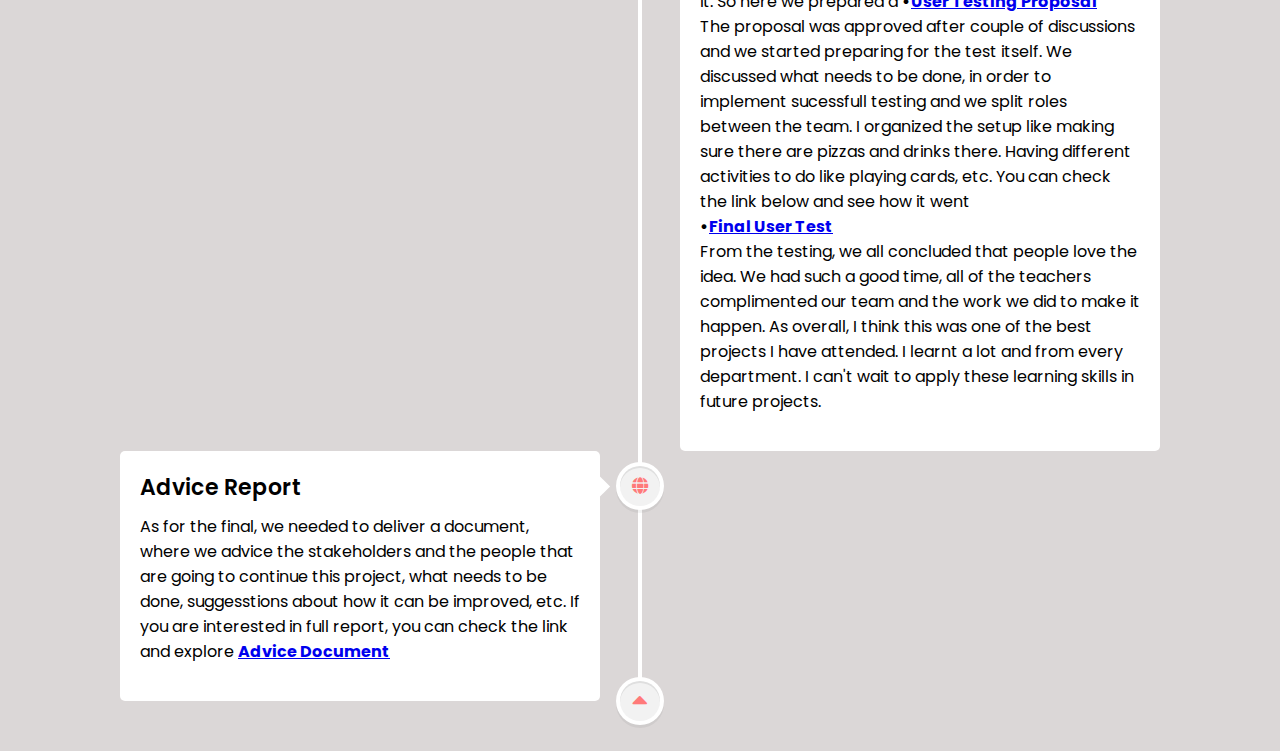
<file: assets/Group Project/group-project.html>
<!DOCTYPE html>
<html lang="en">
<head>
    <meta charset="UTF-8">
    <title>Responsive Timeline Design | CodingNepal</title>
    <meta name="viewport" content="width=device-width, initial-scale=1.0">
    <link rel="stylesheet" href="../../css/group-project.css">
    <link rel="stylesheet" href="https://cdnjs.cloudflare.com/ajax/libs/font-awesome/5.15.3/css/all.min.css"/>
</head>
<body>
  <div class="wrapper">
    <div class="center-line">
      <a href="#" class="scroll-icon"><i class="fas fa-caret-up"></i></a>
    </div>
    <div class="row row-1">
      <section>
        <i class="icon fas fa-home"></i>
        <div class="details">
          <span class="title">Introduction</span>
        </div>
        <p>For this project, we got a group assignment from Fontys and the first topic was to improve the experience of the vistiors
          of TQ Strijp environment. For this, we had to come up with a list of problems we ran into when we were in the area. 
          We made a small list of problems and together with stakeholders we picked the problems we found most interesting to research 
          and to come up with a solution. Each one of us picked the problem that they were most interested in and started working to 
          come up with a solution to make this better. The goal was to implement a food delivery system in the building. However, after the research was made, we concluded that we need to change the idea,
          because it was impossible to make some big changes, due to the structure and spacing of the building. We were very limited with
          that idea and started brainstorming a new one. We came up with the idea to improve the food/hangout socializing spots. The stakeholders approved the idea and we started working on it. You can follow the process down below for clearer view.
        </p>
      </section>
    </div>
    <div class="row row-2">
      <section>
        <i class="icon fas fa-star"></i>
        <div class="details">
          <span class="title"><b>1.	How does the historical context of the school building influence the design, acceptance, and efficiency of a food delivery system? (Sub Question) </b> </span>
        </div>
        <p>We started collectively with discovering and listing problems that we have faced in TQ Strijp. Therefore a 
          <b>	<a href="../Group Project/Problems List.pdf" target="_blank">Problems List</a></b> was implemented. <br> After that, it was
          time to <b><a href="../Group Project/brainstorm.png" target="_blank">Brainstorm ideas</a></b> <br> to help us solve some 
          of the problems list. We came up to the conclusion that we are going to implmement a food delivery system in the building.
          However, to be able to know if this delivery system is going to work, we needed some research methods to help out. I started with
          research question and the first method that I used was <br> <b>•<a href="../Group Project/Literature Study Prev.pdf.pdf" target="_blank">Literature Study</a></b> <br>
          Through this research journey, I gained valuable insights into the history and potential transformation of building TQ. 
          Learning about its past as a hub for big companies and its evolving role into a high-tech campus was eye-opening. 
          The architecture of the 1960-1970s period, with its distinctive features, became a guiding force for our design choices. 
          Taking inspiration from the steel-framed windows and concrete grid, we incorporated a new frame to honor the building's 
          legacy. This process not only deepened my understanding of architecture and history but also highlighted the importance of 
          connecting the past with present needs. Then it was time to ask the user directly, if they need such an idea in their life in TQ Strijp.
          <br> <b>•<a href="../Group Project/Literature Study Prev.pdf.pdf" target="_blank">Survey</a></b> <br>
          From this survey, I was able to conlude that people need such food delivery system and would use it. The outcome was very
          positive, so we started thinking about how can we implement such a system. I decided to check some practices to help me out,
          so I used <br> <b>•<a href="../Group Project/Literature Study Prev.pdf.pdf" target="_blank">Best, Good & Bad practices</a></b> <br>
          From this research method, I was able to conclude that in order to have a good product we should have a user-friendly interface
          of the system, diverse food selection, so more people can use it, customization option, so people can add or remove product from their dish, etc.<br>
          However, it was looking very potential, but after constant meetings with stakeholders, we were wondering if we have the space for that system
          to work? Then, me and a colleague from the team started researching how can we use the space in full potential. We took the 
          ceiling part and came up with a document of findings and ideas and it is called <br> <b> <a href="../Group Project/Use of Ceiling.pdf" target="_blank">Use of Ceiling</a></b>
          The outcome of this research is that the ceiling can be used in a lot of various ways, but in our case we don't have the heights
          of the floors, so it was impossible to use the ceilings. <br>
          <b>Conclusion</b> <br>
          To sum up all the above, we had a great start with the brainstorming and problems list and implementation of our research questions, 
          but the outcome was that this idea do not suit our building and we should think about different approach. Then we started brainstorming
          again about different ideas and work with the space that we have.

          



        </p>
      </section>
    </div>
    <div class="row row-1">
      <section>
        <i class="icon fas fa-rocket"></i>
        <div class="details">
          <span class="title"><b>2.	How can the development and implementation of a socializing app enhance the overall experience
             for visitors of the Strijp TQ University Building, specifically focusing on facilitating social interactions, 
             organizing events during school lunch breaks, and coordinating group food orders among students and teachers? (Main Research Question)</b>
          </span> 
        </div>
        <p>Since, we discovered the previous idea is not going to work, collectively with the team discussed what should the next approach be,
          so we came up with a main question and sub questions to answer and every member of the group, chose the one they preffer to work on
          and my sub question to work on was: <br>
          <b>2.1 What technological and logistical challenges may arise during the development and implementation of the app, and what
             strategies can be employed to overcome these challenges, ensuring a seamless and user-friendly experience for all users
              at Strijp TQ University? (Sub Question)</b> <br>
          To be able to answer this question, I used again methods from the CMD and the first one was: <br>
          <b>	•<a href="../Group Project/Literature Study.pdf" target="_blank">Literature Study</a></b> <br>
          I decided to use this method again, because it helped me a lot with the previous question.  By understanding what challenges
          I might have, it will be easier for me to solve it when the problem comes. The other research method that I have used for this
          question is <br>
          <b>	•<a href="../Group Project/Proof of Concept.pdf" target="_blank">Proof Of Concept</a></b> <br>
          Implementing Proof of Concept for our app, I was able to conclude what features works and what needs fixing. 
          Me and my team were able to conclude our Target audience from this research, set a success criteria to follow, 
          project scope, set some requirements and timeline to keep in touch with the deadlines. As overall, this method helped a lot in development aspect of the project. <br>
          We also decided to make a <b>	<a href="../Group Project/MoSCoW.png" target="_blank">MosCow</a></b> <br>for our project and see what can be used. <br>
          <b>Conclusion</b> <br>
          After all, I can conclude that we had the needed findings for the structure, requirments and practices and now show it visually.
          We all started a figma file and started experimenting our first ideas. Give it a look if you are interested down below.

        </p>
      </section>
    </div>
    <div class="row row-2">
      <section>
        <i class="icon fas fa-globe"></i>
        <div class="details">
          <span class="title">Prototypes</span>
        </div>
        <p>In this section, I am going to show two prototypes. The first one is individual and it is more like a paper prototype, but in figma
          and the second one is the collective one. Everyone was free there to make changes when they have some finding of how to make it better. <br>
          <b>	•<a href="https://www.figma.com/file/XxldZNrSPSgnWWYdryhlnx/Untitled?type=design&node-id=0-1&mode=design&t=XSsa63Ych8xpPytp-0" target="_blank">First Prototype</a></b> <br>
          <b>	•<a href="https://www.figma.com/file/0vXXN4DfcYfLhDVUb32rMA/Prototyping?type=design&node-id=0-1&mode=design&t=rlMpkBsF1g7PXlRE-0" target="_blank">Collective Prototype</a></b> <br> 
          These were the prototypes, that we used to test with our users and see if they are going to accept the idea. The outcome is that
          all the feedback was positive with this approach, because its original and will socialize people more.
         </p>
      </section>
    </div>
    <div class="row row-1">
      <section>
        <i class="icon fas fa-paper-plane"></i>
        <div class="details">
          <span class="title">App Development</span>
        </div>
        <p>For the development part, I was the main developer in the group, so I needed to take responsibility for implementing the app.
          I have prepared a short <br> <b>	•<a href="../Group Project/Code Review.pdf" target="_blank">Code Review</a></b> to gain some insights,
          behind the app. I decided to use React Native for the app, because React Native is a smart choice for app development due to 
          its ability to create cross-platform applications, saving time and effort. With a single codebase, you can reach both 
          iOS and Android users, streamlining development and maintenance. React Native, backed by Facebook, offers a vast community
          and a wealth of reusable components, accelerating the development process. Its "write once, run anywhere" approach ensures
          consistent performance and a native-like experience, making it an efficient and cost-effective solution for building 
          mobile apps.
        </p>
        <div class="bottom">
          <a href="https://github.com/Saditim21/JoeHoeApp" target="_blank">Git For Code</a>
        </div>
      </section>
    </div>
    <div class="row row-2">
      <section>
        <i class="icon fas fa-map-marker-alt"></i>
        <div class="details">
          <span class="title">Testing</span>
        </div>
        <p>It was time to see if how people are going to react to our app, but before that we needed a proposal to give, 
          because we wanted a proper testing with investment in it. So here we prepared a 
          <b>	•<a href="../Group Project/User testing.pdf" target="_blank">User Testing Proposal</a></b> <br>
          The proposal was approved after couple of discussions and we started preparing for the test itself. We discussed 
          what needs to be done, in order to implement sucessfull testing and we split roles between the team. I organized the 
          setup like making sure there are pizzas and drinks there. Having different activities to do like playing cards, etc.
          You can check the link below and see how it went<br>
          <b>	•<a href="../Group Project/Final usertest.pdf" target="_blank">Final User Test</a></b> <br>
          From the testing, we all concluded that people love the idea. We had such a good time, all of the teachers complimented our team
          and the work we did to make it happen. As overall, I think this was one of the best projects I have attended. I learnt a lot and
          from every department. I can't wait to apply these learning skills in future projects.
        </p>
      </section>
    </div>
    <div class="row row-1">
      <section>
        <i class="icon fas fa-globe"></i>
        <div class="details">
          <span class="title">Advice Report</span>
        </div>
        <p>
          As for the final, we needed to deliver a document, where we advice the stakeholders and the people that are going to continue
          this project, what needs to be done, suggesstions about how it can be improved, etc. If you are interested in full report,
          you can check the link and explore  <b>	<a href="../Group Project/Advice Document.pdf" target="_blank">Advice Document</a></b> <br>
        </p>
      </section>
    </div>
  </div>

</body>
</html>
</file>
<file: css/international-projects.css>
@import url('https://fonts.googleapis.com/css2?family=Poppins:wght@200;300;400;500;600;700&display=swap');
*{
  margin: 0;
  padding: 0;
  box-sizing: border-box;
  font-family: "Poppins", sans-serif;
}
html{
  scroll-behavior: smooth;
}
body{
  background: #dbd7d7;
}
::selection{
  color: #fff;
  background: #ff7979;
}
.wrapper{
  max-width: 1080px;
  margin: 50px auto;
  padding: 0 20px;
  position: relative;
}
.wrapper .center-line{
  position: absolute;
  height: 100%;
  width: 4px;
  background: #fff;
  left: 50%;
  top: 20px;
  transform: translateX(-50%);
}
.wrapper .row{
  display: flex;
}
.wrapper .row-1{
  justify-content: flex-start;
}
.wrapper .row-2{
  justify-content: flex-end;
}
.wrapper .row section{
  background: #fff;
  border-radius: 5px;
  width: calc(50% - 40px);
  padding: 20px;
  position: relative;
}
.wrapper .row section::before{
  position: absolute;
  content: "";
  height: 15px;
  width: 15px;
  background: #fff;
  top: 28px;
  z-index: -1;
  transform: rotate(45deg);
}
.row-1 section::before{
  right: -7px;
}
.row-2 section::before{
  left: -7px;
}
.row section .icon,
.center-line .scroll-icon{
  position: absolute;
  background: #f2f2f2;
  height: 40px;
  width: 40px;
  text-align: center;
  line-height: 40px;
  border-radius: 50%;
  color: #ff7979;
  font-size: 17px;
  box-shadow: 0 0 0 4px #fff, inset 0 2px 0 rgba(0,0,0,0.08), 0 3px 0 4px rgba(0,0,0,0.05);
}
.center-line .scroll-icon{
  bottom: 0px;
  left: 50%;
  font-size: 25px;
  transform: translateX(-50%);
}
.row-1 section .icon{
  top: 15px;
  right: -60px;
}
.row-2 section .icon{
  top: 15px;
  left: -60px;
}
.row section .details,
.row section .bottom{
  display: flex;
  align-items: center;
  justify-content: space-between;
}
.row section .details .title{
  font-size: 22px;
  font-weight: 600;
}
.row section p{
  margin: 10px 0 17px 0;
}
.row section .bottom a{
  text-decoration: none;
  background: #ff7979;
  color: #fff;
  padding: 7px 15px;
  border-radius: 5px;
  /* font-size: 17px; */
  font-weight: 400;
  transition: all 0.3s ease;
}
.row section .bottom a:hover{
  transform: scale(0.97);
}
@media(max-width: 790px){
  .wrapper .center-line{
    left: 40px;
  }
  .wrapper .row{
    margin: 30px 0 3px 60px;
  }
  .wrapper .row section{
    width: 100%;
  }
  .row-1 section::before{
    left: -7px;
  }
  .row-1 section .icon{
    left: -60px;
  }
}
@media(max-width: 440px){
  .wrapper .center-line,
  .row section::before,
  .row section .icon{
    display: none;
  }
  .wrapper .row{
    margin: 10px 0;
  }
}
</file>
<file: css/research-out-of-space.css>
@import url('https://fonts.googleapis.com/css2?family=Poppins:wght@200;300;400;500;600;700&display=swap');
*{
  margin: 0;
  padding: 0;
  box-sizing: border-box;
  font-family: "Poppins", sans-serif;
}
html{
  scroll-behavior: smooth;
}
body{
  background: #dbd7d7;
}
::selection{
  color: #fff;
  background: #ff7979;
}
.wrapper{
  max-width: 1080px;
  margin: 50px auto;
  padding: 0 20px;
  position: relative;
}
.wrapper .center-line{
  position: absolute;
  height: 100%;
  width: 4px;
  background: #fff;
  left: 50%;
  top: 20px;
  transform: translateX(-50%);
}
.wrapper .row{
  display: flex;
}
.wrapper .row-1{
  justify-content: flex-start;
}
.wrapper .row-2{
  justify-content: flex-end;
}
.wrapper .row section{
  background: #fff;
  border-radius: 5px;
  width: calc(50% - 40px);
  padding: 20px;
  position: relative;
}
.wrapper .row section::before{
  position: absolute;
  content: "";
  height: 15px;
  width: 15px;
  background: #fff;
  top: 28px;
  z-index: -1;
  transform: rotate(45deg);
}
.row-1 section::before{
  right: -7px;
}
.row-2 section::before{
  left: -7px;
}
.row section .icon,
.center-line .scroll-icon{
  position: absolute;
  background: #f2f2f2;
  height: 40px;
  width: 40px;
  text-align: center;
  line-height: 40px;
  border-radius: 50%;
  color: #ff7979;
  font-size: 17px;
  box-shadow: 0 0 0 4px #fff, inset 0 2px 0 rgba(0,0,0,0.08), 0 3px 0 4px rgba(0,0,0,0.05);
}
.center-line .scroll-icon{
  bottom: 0px;
  left: 50%;
  font-size: 25px;
  transform: translateX(-50%);
}
.row-1 section .icon{
  top: 15px;
  right: -60px;
}
.row-2 section .icon{
  top: 15px;
  left: -60px;
}
.row section .details,
.row section .bottom{
  display: flex;
  align-items: center;
  justify-content: space-between;
}
.row section .details .title{
  font-size: 22px;
  font-weight: 600;
}
.row section p{
  margin: 10px 0 17px 0;
}
.row section .bottom a{
  text-decoration: none;
  background: #ff7979;
  color: #fff;
  padding: 7px 15px;
  border-radius: 5px;
  /* font-size: 17px; */
  font-weight: 400;
  transition: all 0.3s ease;
}
.row section .bottom a:hover{
  transform: scale(0.97);
}
@media(max-width: 790px){
  .wrapper .center-line{
    left: 40px;
  }
  .wrapper .row{
    margin: 30px 0 3px 60px;
  }
  .wrapper .row section{
    width: 100%;
  }
  .row-1 section::before{
    left: -7px;
  }
  .row-1 section .icon{
    left: -60px;
  }
}
@media(max-width: 440px){
  .wrapper .center-line,
  .row section::before,
  .row section .icon{
    display: none;
  }
  .wrapper .row{
    margin: 10px 0;
  }
}

.c {
  min-width: 700px;
  width: 700px;
  height: 500px;
  border-radius: 12px;
  padding: 20px;
  padding-bottom: 40px;
  box-shadow: 0 8px 48px 2px hsla(10 6% 15% / .4);

  display: flex;
  align-items: flex-end;
  justify-content: center;

  position: relative;
  overflow: hidden;
  background: hsl(0 0% 90%);

  box-sizing: border-box;
}

.ci {
  position: absolute;
  top: 0;
  left: 0;

  width: inherit;
  height: inherit;
  transform-origin: left 50%;

  background: inherit;

  z-index: var(--z);
  transition: .3s ease-out;
}

.ci img {
  -moz-user-select: none;
  user-select: none;
}

.ch {
  position: absolute;
  top: 70%;
  left: 4%;
  transform: translateY(-50%);

  font-size: 2rem;
  color: hsla(var(--h) var(--s) var(--l) / .8);
  text-shadow: 0 2px 10px hsla(var(--h) var(--s) 10% / .3);
}

input {
  position: absolute;
  left: 0;
  top: 0;
  opacity: 0;
  z-index: -10;
}

label {
  width: 10%;
  height: 10px;
  margin-right: 4px;
  border-radius: 20px;

  background: hsla(0 0% 90% / .3);
  cursor: pointer;

  position: relative;
  z-index: 10;
}

label:last-child {
  margin-right: 0;
}

input:checked+label {
  background: linear-gradient(to right,
    hsla(var(--hue) 80% 70% / .7),
    hsla(calc(var(--hue) + 30) 80% 50% / .7));
}

input:not(:checked)+label+.ci {
  transform: translateX(-100%);
  opacity: 0;
}

input:checked+label+.ci~.ci {
  transform: translateX(100%);
}

input:not(:checked)+label+.ci {
  transition: 0;
}


/* ABS */
/* ========================================================================== */
.abs-site-link {
  position: fixed;
  z-index: 11;
  bottom: 20px;
  left: 20px;
  color: hsla(32 50% 50% / .8);
  font-size: 1.6rem;
  font-weight: bold;
  border-bottom: 3px solid currentColor;
  text-decoration: none;
  background-color: inherit;
}

.abs-profiles {
  position: fixed;
  z-index: 10;
  right: 20px;
  bottom: 23px;
  opacity: .8;
}

.abs-profiles img {
  filter: hue-rotate(71deg) brightness(1.1);
}

.abs-profiles a {
  display: inline-block;
  margin-left: 6px;
}

.portfolio-sketch-1{
  max-width: 100%;
}

.portfolio-sketch-2{
  max-width: 100%;
}

.portfolio-sketch-3{
  max-width: 100%;
}

.portfolio-sketch-4{
  max-width: 100%;
}
</file>
<file: css/design-indivial-project.css>
@import url('https://fonts.googleapis.com/css2?family=Poppins:wght@200;300;400;500;600;700&display=swap');
*{
  margin: 0;
  padding: 0;
  box-sizing: border-box;
  font-family: "Poppins", sans-serif;
}
html{
  scroll-behavior: smooth;
}
body{
  background: #dbd7d7;
}
::selection{
  color: #fff;
  background: #ff7979;
}
.wrapper{
  max-width: 1080px;
  margin: 50px auto;
  padding: 0 20px;
  position: relative;
}
.wrapper .center-line{
  position: absolute;
  height: 100%;
  width: 4px;
  background: #fff;
  left: 50%;
  top: 20px;
  transform: translateX(-50%);
}
.wrapper .row{
  display: flex;
}
.wrapper .row-1{
  justify-content: flex-start;
}
.wrapper .row-2{
  justify-content: flex-end;
}
.wrapper .row section{
  background: #fff;
  border-radius: 5px;
  width: calc(50% - 40px);
  padding: 20px;
  position: relative;
}
.wrapper .row section::before{
  position: absolute;
  content: "";
  height: 15px;
  width: 15px;
  background: #fff;
  top: 28px;
  z-index: -1;
  transform: rotate(45deg);
}
.row-1 section::before{
  right: -7px;
}
.row-2 section::before{
  left: -7px;
}
.row section .icon,
.center-line .scroll-icon{
  position: absolute;
  background: #f2f2f2;
  height: 40px;
  width: 40px;
  text-align: center;
  line-height: 40px;
  border-radius: 50%;
  color: #ff7979;
  font-size: 17px;
  box-shadow: 0 0 0 4px #fff, inset 0 2px 0 rgba(0,0,0,0.08), 0 3px 0 4px rgba(0,0,0,0.05);
}
.center-line .scroll-icon{
  bottom: 0px;
  left: 50%;
  font-size: 25px;
  transform: translateX(-50%);
}
.row-1 section .icon{
  top: 15px;
  right: -60px;
}
.row-2 section .icon{
  top: 15px;
  left: -60px;
}
.row section .details,
.row section .bottom{
  display: flex;
  align-items: center;
  justify-content: space-between;
}
.row section .details .title{
  font-size: 22px;
  font-weight: 600;
}
.row section p{
  margin: 10px 0 17px 0;
}
.row section .bottom a{
  text-decoration: none;
  background: #ff7979;
  color: #fff;
  padding: 7px 15px;
  border-radius: 5px;
  /* font-size: 17px; */
  font-weight: 400;
  transition: all 0.3s ease;
}
.row section .bottom a:hover{
  transform: scale(0.97);
}
@media(max-width: 790px){
  .wrapper .center-line{
    left: 40px;
  }
  .wrapper .row{
    margin: 30px 0 3px 60px;
  }
  .wrapper .row section{
    width: 100%;
  }
  .row-1 section::before{
    left: -7px;
  }
  .row-1 section .icon{
    left: -60px;
  }
}
@media(max-width: 440px){
  .wrapper .center-line,
  .row section::before,
  .row section .icon{
    display: none;
  }
  .wrapper .row{
    margin: 10px 0;
  }
}

@import url('https://fonts.googleapis.com/css2?family=Raleway:wght@700&display=swap');


/* DEFAULTS */
/* ========================================================================== */
body {
  display: flex;
  justify-content: center;
  align-items: center;

  min-height: 100vh;
  margin: 0;

  background: hsl(0 0% 98%);
  font-family: 'Raleway', -apple-system, BlinkMacSystemFont, 'Segoe UI', Roboto, 'Open Sans', sans-serif;
}

h1 {
  color: hsla(32 50% 50% / .8);

  position: fixed;
  left: -100px;
  top: 50%;
  margin: 0;

  transform: rotate(-90deg) translateY(-50%);
}


/* C */
/* ========================================================================== */
.c {
  width: 100%;
  height: 400px;
  border-radius: 12px;
  padding: 20px;
  padding-bottom: 40px;
  box-shadow: 0 8px 48px 2px hsla(10 6% 15% / .4);
  margin-bottom:16px;

  display: flex;
  align-items: flex-end;
  justify-content: center;

  position: relative;
  overflow: hidden;
  background: hsl(0 0% 90%);

  box-sizing: border-box;
}

.ci {
  position: absolute;
  top: 0;
  left: 0;

  width: inherit;
  height: inherit;
  transform-origin: left 50%;

  background: inherit;

  z-index: var(--z);
  transition: .3s ease-out;
  background-color: #999999;
}

.ci img {
  -moz-user-select: none;
  user-select: none;
}

.ch {
  position: absolute;
  top: 70%;
  left: 4%;
  transform: translateY(-50%);

  font-size: 2rem;
  color: hsla(var(--h) var(--s) var(--l) / .8);
  text-shadow: 0 2px 10px hsla(var(--h) var(--s) 10% / .3);
}

input {
  position: absolute;
  left: 0;
  top: 0;
  opacity: 0;
  z-index: -10;
}

label {
  width: 10%;
  height: 10px;
  margin-right: 4px;
  border-radius: 20px;

  background: hsla(0 0% 90% / .3);
  cursor: pointer;

  position: relative;
  z-index: 10;
}

label:last-child {
  margin-right: 0;
}

input:checked+label {
  background: linear-gradient(to right,
    hsla(var(--hue) 80% 70% / .7),
    hsla(calc(var(--hue) + 30) 80% 50% / .7));
}

input:not(:checked)+label+.ci {
  transform: translateX(-100%);
  opacity: 0;
}

input:checked+label+.ci~.ci {
  transform: translateX(100%);
}

input:not(:checked)+label+.ci {
  transition: 0;
}


/* ABS */
/* ========================================================================== */
.abs-site-link {
  position: fixed;
  z-index: 11;
  bottom: 20px;
  left: 20px;
  color: hsla(32 50% 50% / .8);
  font-size: 1.6rem;
  font-weight: bold;
  border-bottom: 3px solid currentColor;
  text-decoration: none;
  background-color: inherit;
}

.abs-profiles {
  position: fixed;
  z-index: 10;
  right: 20px;
  bottom: 23px;
  opacity: .8;
}

.abs-profiles img {
  filter: hue-rotate(71deg) brightness(1.1);
}

.abs-profiles a {
  display: inline-block;
  margin-left: 6px;
}

.portfolio-sketch-1{
    max-width: 100%;
}

.portfolio-sketch-2{
    max-width: 100%;
}

.portfolio-sketch-3{
    max-width: 100%;
}

.portfolio-sketch-4{
    max-width: 100%;
}

.arrow-back{
  font-size: 2.5rem;
  display: inline-flex;
}
</file>
<file: css/group-project.css>
@import url('https://fonts.googleapis.com/css2?family=Poppins:wght@200;300;400;500;600;700&display=swap');
*{
  margin: 0;
  padding: 0;
  box-sizing: border-box;
  font-family: "Poppins", sans-serif;
}
html{
  scroll-behavior: smooth;
}
body{
  background: #dbd7d7;
}
::selection{
  color: #fff;
  background: #ff7979;
}
.wrapper{
  max-width: 1080px;
  margin: 50px auto;
  padding: 0 20px;
  position: relative;
}
.wrapper .center-line{
  position: absolute;
  height: 100%;
  width: 4px;
  background: #fff;
  left: 50%;
  top: 20px;
  transform: translateX(-50%);
}
.wrapper .row{
  display: flex;
}
.wrapper .row-1{
  justify-content: flex-start;
}
.wrapper .row-2{
  justify-content: flex-end;
}
.wrapper .row section{
  background: #fff;
  border-radius: 5px;
  width: calc(50% - 40px);
  padding: 20px;
  position: relative;
}
.wrapper .row section::before{
  position: absolute;
  content: "";
  height: 15px;
  width: 15px;
  background: #fff;
  top: 28px;
  z-index: -1;
  transform: rotate(45deg);
}
.row-1 section::before{
  right: -7px;
}
.row-2 section::before{
  left: -7px;
}
.row section .icon,
.center-line .scroll-icon{
  position: absolute;
  background: #f2f2f2;
  height: 40px;
  width: 40px;
  text-align: center;
  line-height: 40px;
  border-radius: 50%;
  color: #ff7979;
  font-size: 17px;
  box-shadow: 0 0 0 4px #fff, inset 0 2px 0 rgba(0,0,0,0.08), 0 3px 0 4px rgba(0,0,0,0.05);
}
.center-line .scroll-icon{
  bottom: 0px;
  left: 50%;
  font-size: 25px;
  transform: translateX(-50%);
}
.row-1 section .icon{
  top: 15px;
  right: -60px;
}
.row-2 section .icon{
  top: 15px;
  left: -60px;
}
.row section .details,
.row section .bottom{
  display: flex;
  align-items: center;
  justify-content: space-between;
}
.row section .details .title{
  font-size: 22px;
  font-weight: 600;
}
.row section p{
  margin: 10px 0 17px 0;
}
.row section .bottom a{
  text-decoration: none;
  background: #ff7979;
  color: #fff;
  padding: 7px 15px;
  border-radius: 5px;
  /* font-size: 17px; */
  font-weight: 400;
  transition: all 0.3s ease;
}
.row section .bottom a:hover{
  transform: scale(0.97);
}
@media(max-width: 790px){
  .wrapper .center-line{
    left: 40px;
  }
  .wrapper .row{
    margin: 30px 0 3px 60px;
  }
  .wrapper .row section{
    width: 100%;
  }
  .row-1 section::before{
    left: -7px;
  }
  .row-1 section .icon{
    left: -60px;
  }
}
@media(max-width: 440px){
  .wrapper .center-line,
  .row section::before,
  .row section .icon{
    display: none;
  }
  .wrapper .row{
    margin: 10px 0;
  }
}
</file>
